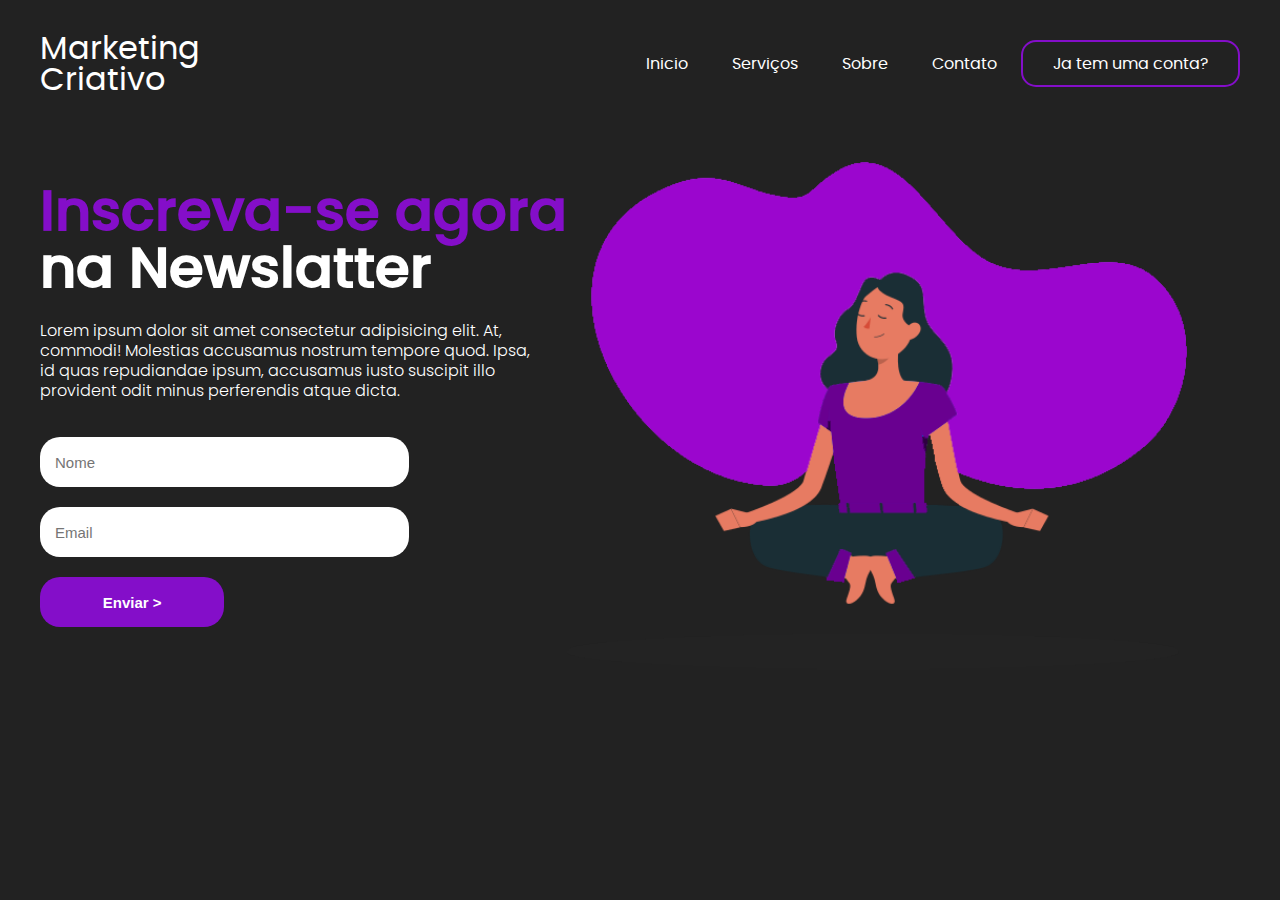
<file: Landing Page/index.html>
<!DOCTYPE html>
<html lang="pt-br">
<head>
    <meta charset="UTF-8">
    <meta http-equiv="X-UA-Compatible" content="IE=edge">
    <meta name="viewport" content="width=device-width, initial-scale=1.0">
    <link rel="stylesheet" href="styles/style.css">
    <link rel="stylesheet" href="styles/fonts.css">
    <link rel="stylesheet" href="styles/media.css">
    <title>Landing Paget</title>
</head>
<body>
    <header>
        <div id="title">
            <h1>Marketing</h1>
            <h1>Criativo</h1>
        </div>

        <ul>
            <a href="#"><li>Inicio</li></a>
            <a href="#"><li>Serviços</li></a>
            <a href="#"><li>Sobre</li></a>
            <a href="#"><li>Contato</li></a>
            <a href="#" id="inscreva-se-btn"><li>Ja tem uma conta?</li></a>
        </ul>
    </header>

    <main>
        <aside> <!--Tag semantica para definir pagina que tenha lados-->
            <h2><span>Inscreva-se agora</span></h2> <!--Divide um elemento do outro-->
            <h2>na Newslatter</h2>

            <p>Lorem ipsum dolor sit amet consectetur adipisicing elit. At, commodi! Molestias accusamus nostrum tempore quod. Ipsa, id quas repudiandae ipsum, accusamus iusto suscipit illo provident odit minus perferendis atque dicta.</p>

            <form action="">
                <input type="text" placeholder="Nome"> <!--placeholder = o que vai ta escrito dentro do form-->
                <input type="email" placeholder="Email">
                <input type="submit" value="Enviar >">
            </form>
        </aside>

        <article>  <!--Div semantica para locais que terão imagens-->
            <img src="components/images/77d0a7c454e658833800528e748edbe9.png" alt="mulher-roxa">
        </article>
    </main>
</body>
</html>
</file>
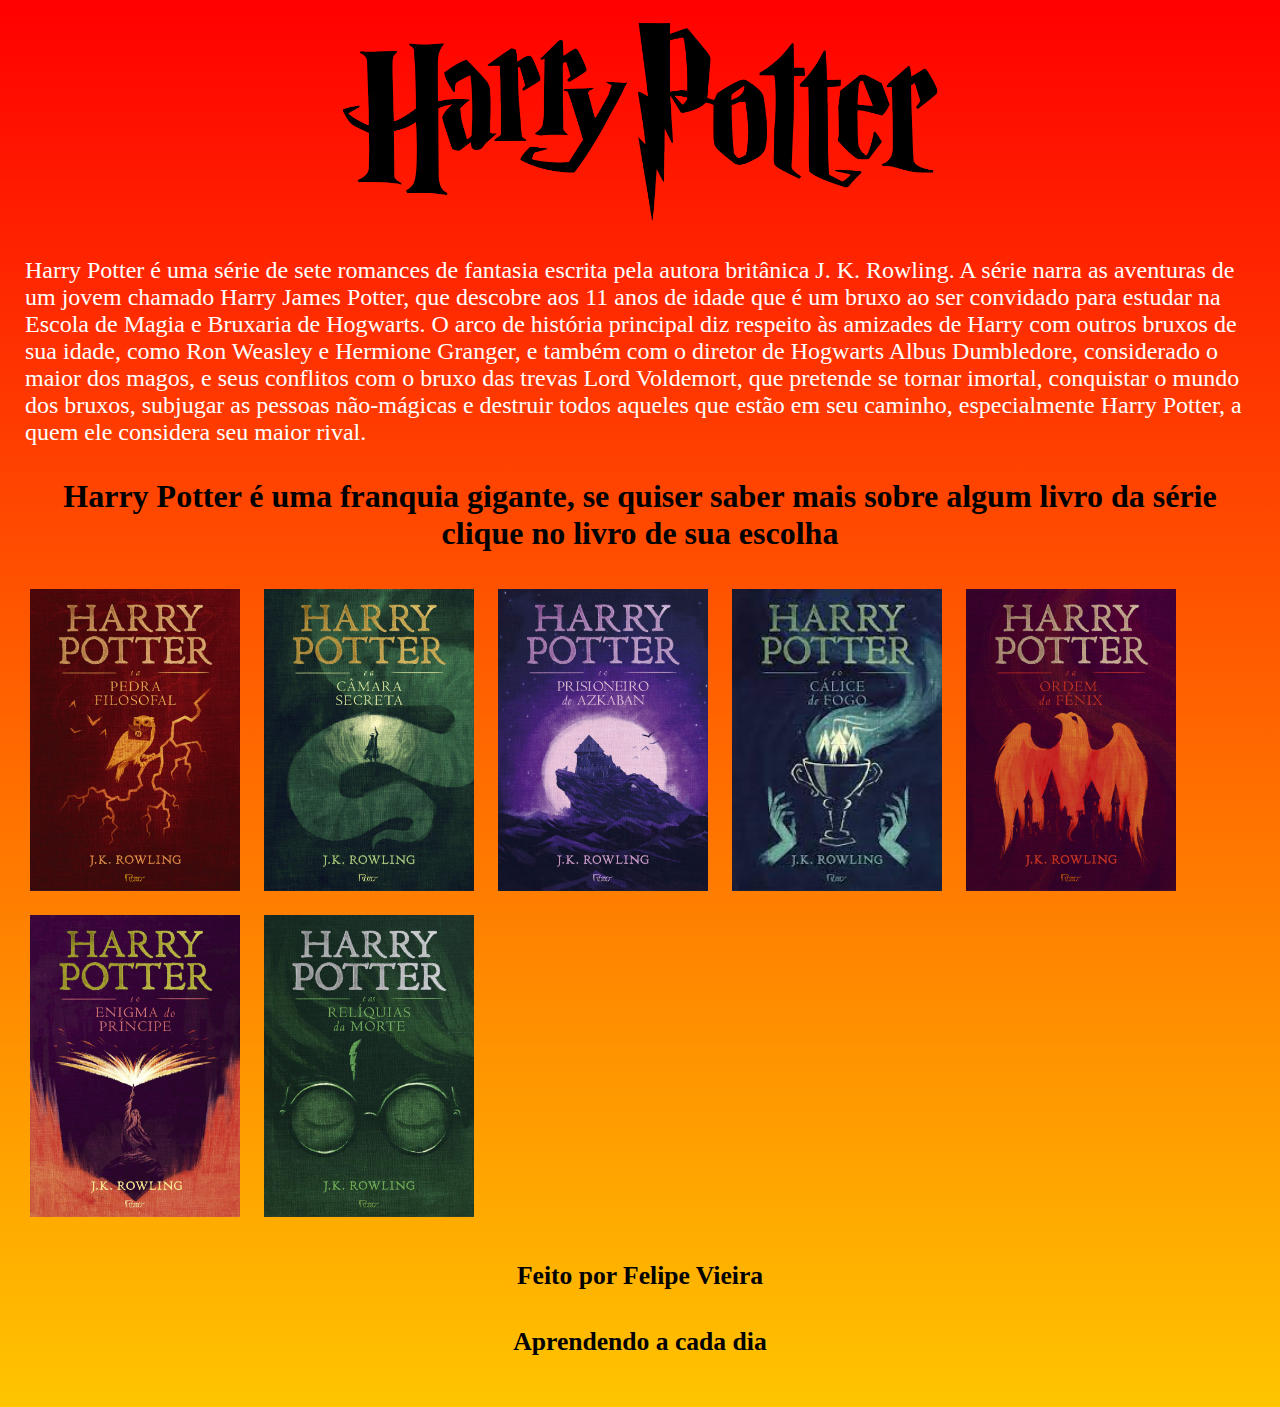
<file: site-harry-potter/index.html>
<!DOCTYPE html>
<html lang="pt-br">
<head>
    <meta charset="UTF-8">
    <meta http-equiv="X-UA-Compatible" content="IE=edge">
    <meta name="viewport" content="width=device-width, initial-scale=1.0">
    <link rel="stylesheet" href="style.css">
    <link rel="shortcut icon" href="/favicon/favicon.ico" type="image/x-icon">
    <title>Harry Potter</title>
</head>
<body>
    <header>
        <div class="titulo"><img src="imagens/titulo do site.png" alt=""></div>
        <p class="resumo">Harry Potter é uma série de sete romances de fantasia escrita pela autora britânica J. K. Rowling. A série narra as aventuras de um jovem chamado Harry James Potter, que descobre aos 11 anos de idade que é um bruxo ao ser convidado para estudar na Escola de Magia e Bruxaria de Hogwarts. O arco de história principal diz respeito às amizades de Harry com outros bruxos de sua idade, como Ron Weasley e Hermione Granger, e também com o diretor de Hogwarts Albus Dumbledore, considerado o maior dos magos, e seus conflitos com o bruxo das trevas Lord Voldemort, que pretende se tornar imortal, conquistar o mundo dos bruxos, subjugar as pessoas não-mágicas e destruir todos aqueles que estão em seu caminho, especialmente Harry Potter, a quem ele considera seu maior rival.</p>
    </header>
    <main>
        <article>
                <h2>Harry Potter é uma franquia gigante, se quiser saber mais sobre algum livro da série clique no livro de sua escolha</h2>
                <div class="livros">
                    <a href="harrypotter1.html"><img src="imagens/Harry Potter 1.jpg" alt=""></a>
                    <a href="pages/harrypotter2.html"><img src="imagens/Harry Potter 2.jpg" alt=""></a>
                    <a href="pages/harrypotter3.html"><img src="imagens/Harry Potter 3.jpg" alt=""></a>
                    <a href="pages/harrypotter4.html"><img src="imagens/Harry Potter 4.jpg" alt=""></a>
                    <a href="pages/harrypotter5.html"><img src="imagens/Harry Potter 5.jpg" alt=""></a>
                    <a href="pages/harrypotter6.html"><img src="imagens/Harry Potter 6.jpg" alt=""></a>
                    <a href="pages/harrypotter7.html"><img src="imagens/Harry Potter 7.jpg" alt=""></a>
                </div>
        </article>
    <footer>
        <p>Feito por Felipe Vieira</p>
        <p>Aprendendo a cada dia</p>
    </footer>
    </main>
</body>
</html>
</file>
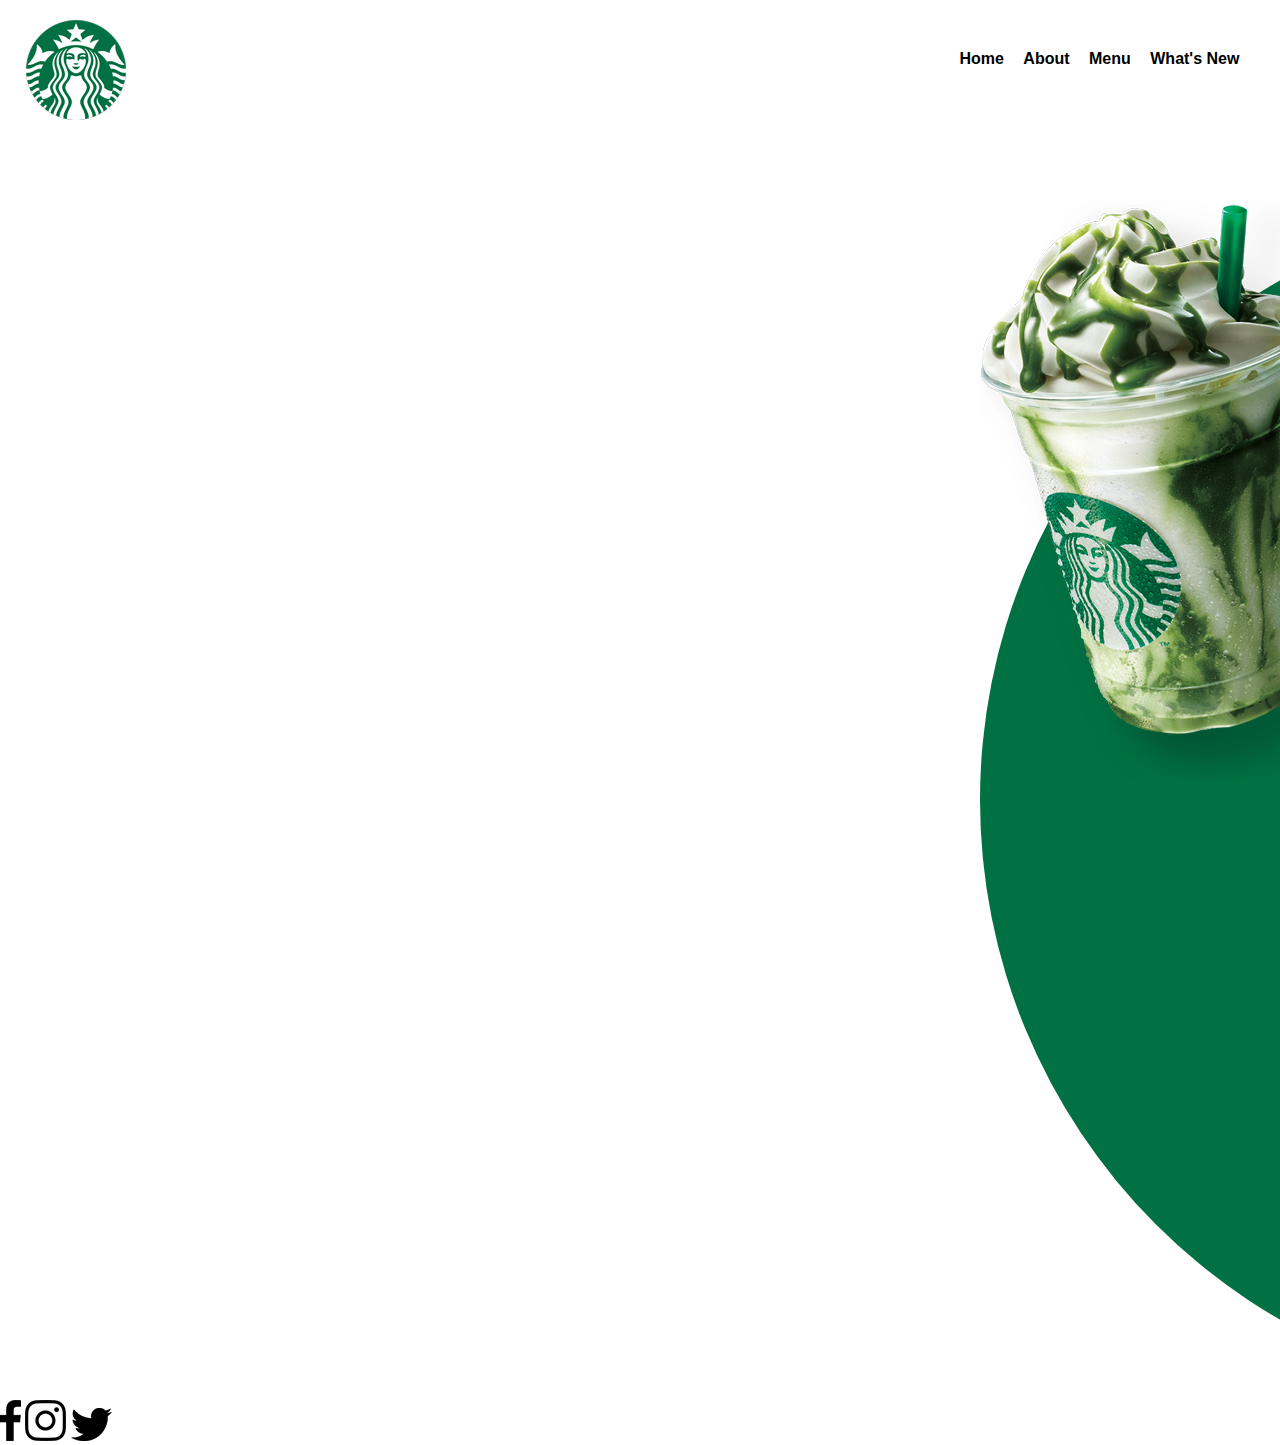
<file: site-starbucks/index.html>
<!DOCTYPE html>
<html lang="pt-br">
<head>
    <meta charset="UTF-8">
    <meta http-equiv="X-UA-Compatible" content="IE=edge">
    <meta name="viewport" content="width=device-width, initial-scale=1.0">
    <link rel="stylesheet" href="css/style.css">
    <meta name="viewport" content="width=device-width, initial-scale=1.0, maximum-scake=1.0">
    <title>StarBucks Coffee</title>
</head>
<body>
    <header>
        <div class="center">
            <div class="logo"><img src="images/logo.png" alt=""></div> <!--logo-->
            <div class="menu">
                <a href="#">Home</a>
                <a href="#">About</a>
                <a href="#">Menu</a>
                <a href="#">What's New</a>
            </div> <!--menu-->
        </div> <!--center-->
    </header>
    <section class="sobre">
        <div class="extras">
            <img src="images/img1.png" alt="">
        </div> <!--extras-->
        <div class="social-media">
            <a href="#"><img src="images/facebook.png" alt=""></a>
            <a href=#"><img src="images/instagram.png" alt=""></a>
            <a href="#"><img src="images/twitter.png" alt=""></a>
        </div>
    </section>
</body>
</html>
</file>
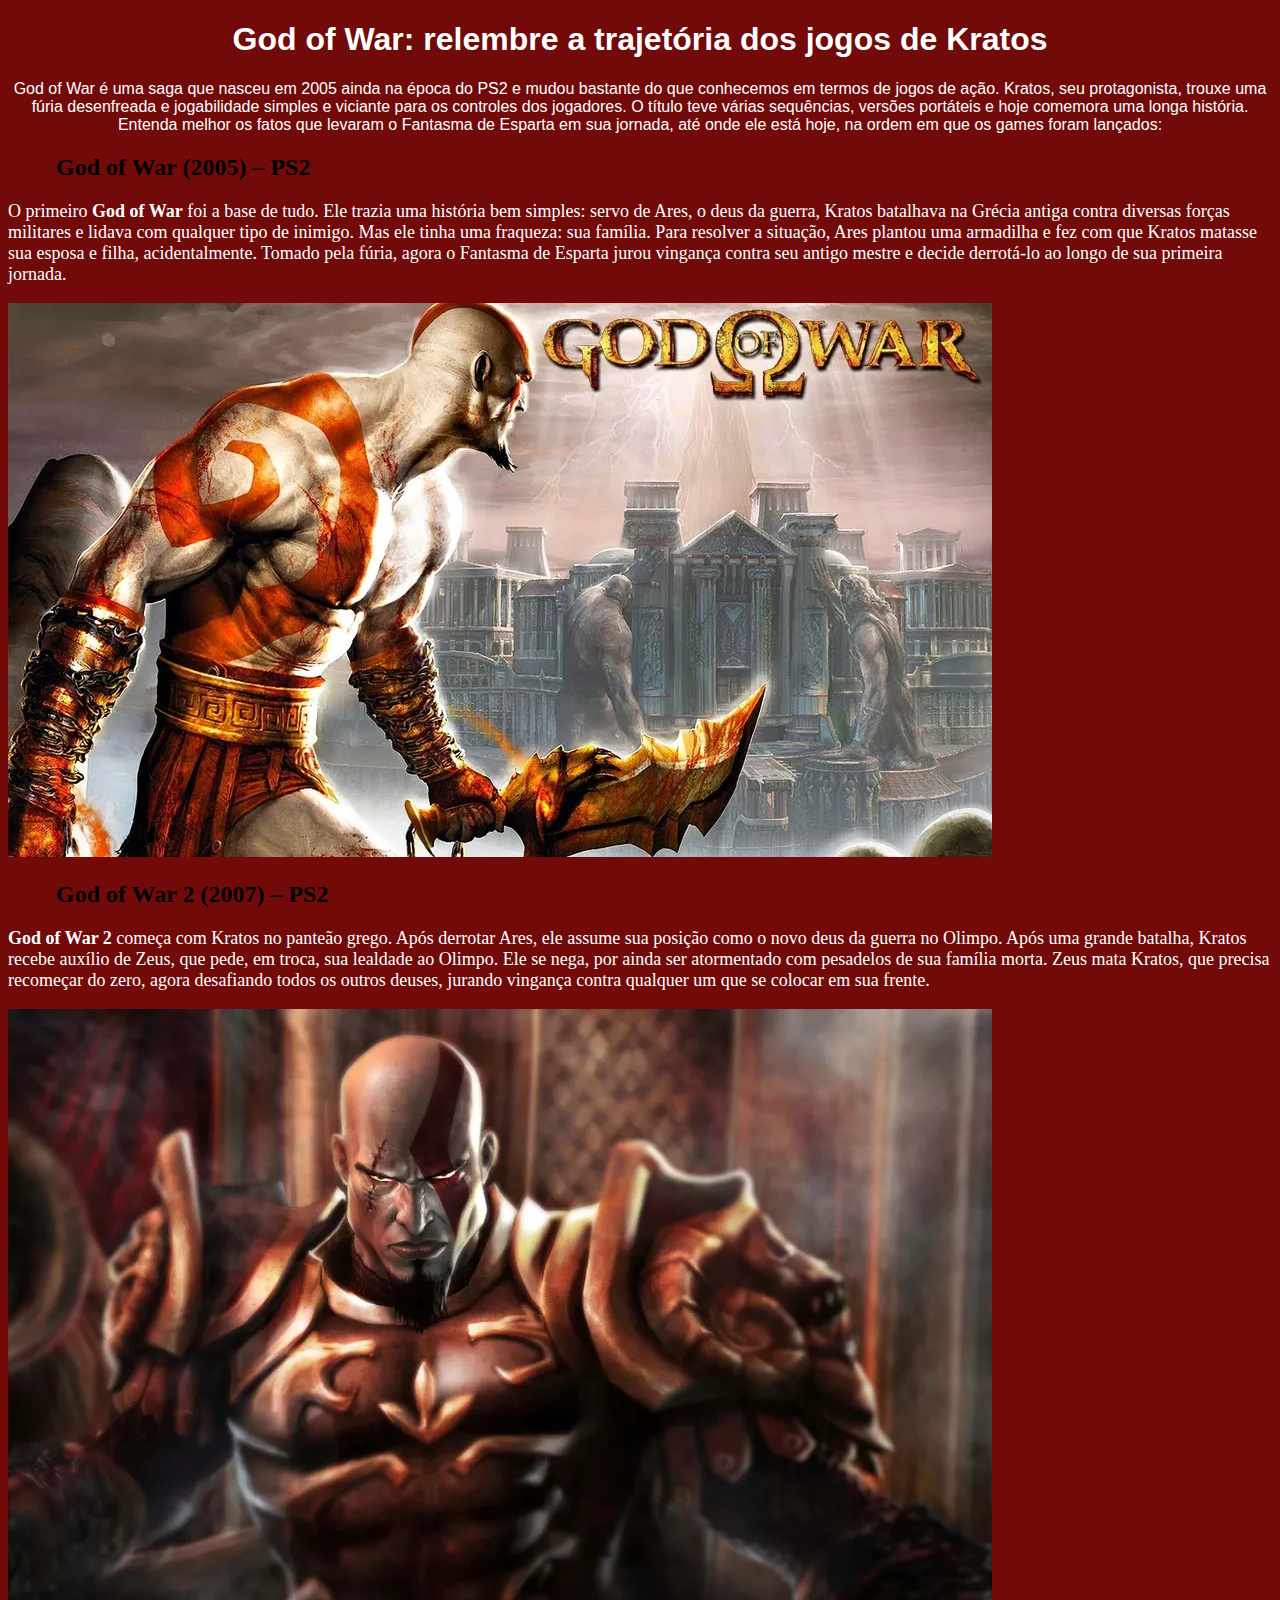
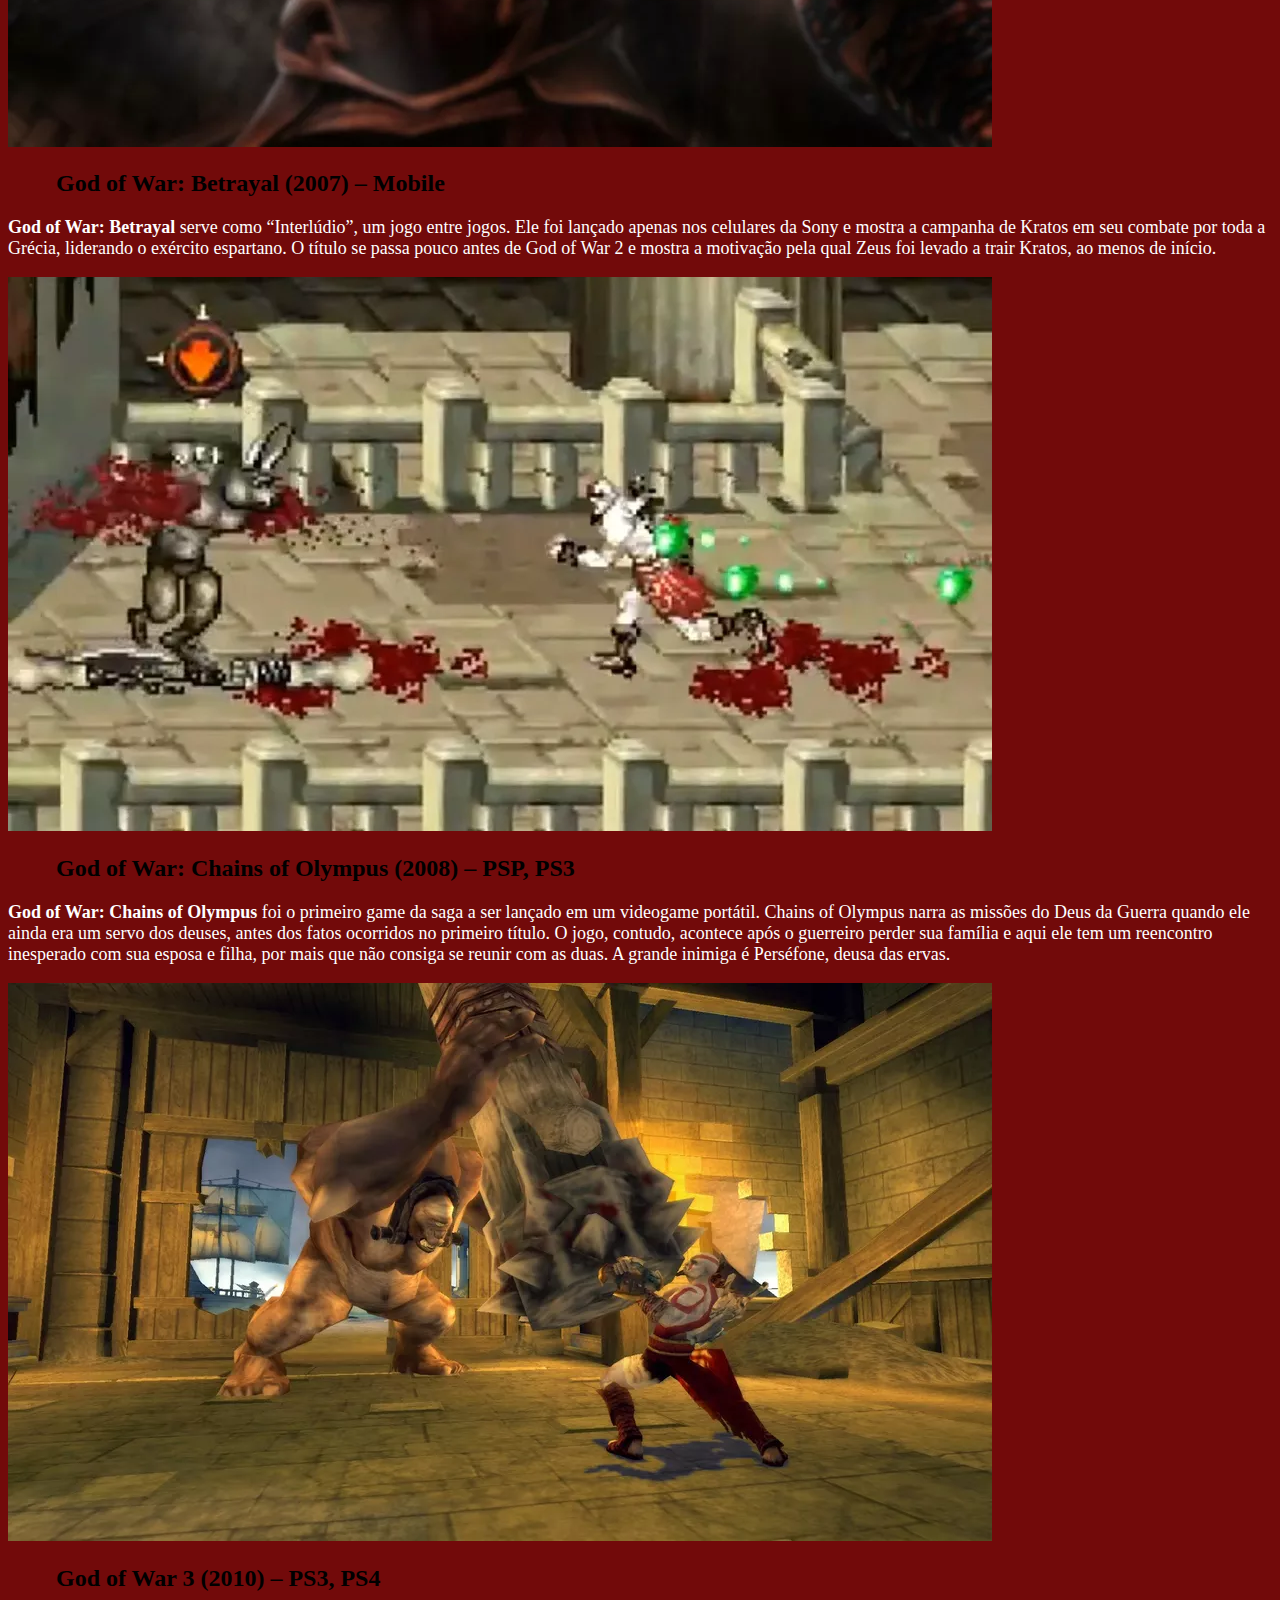
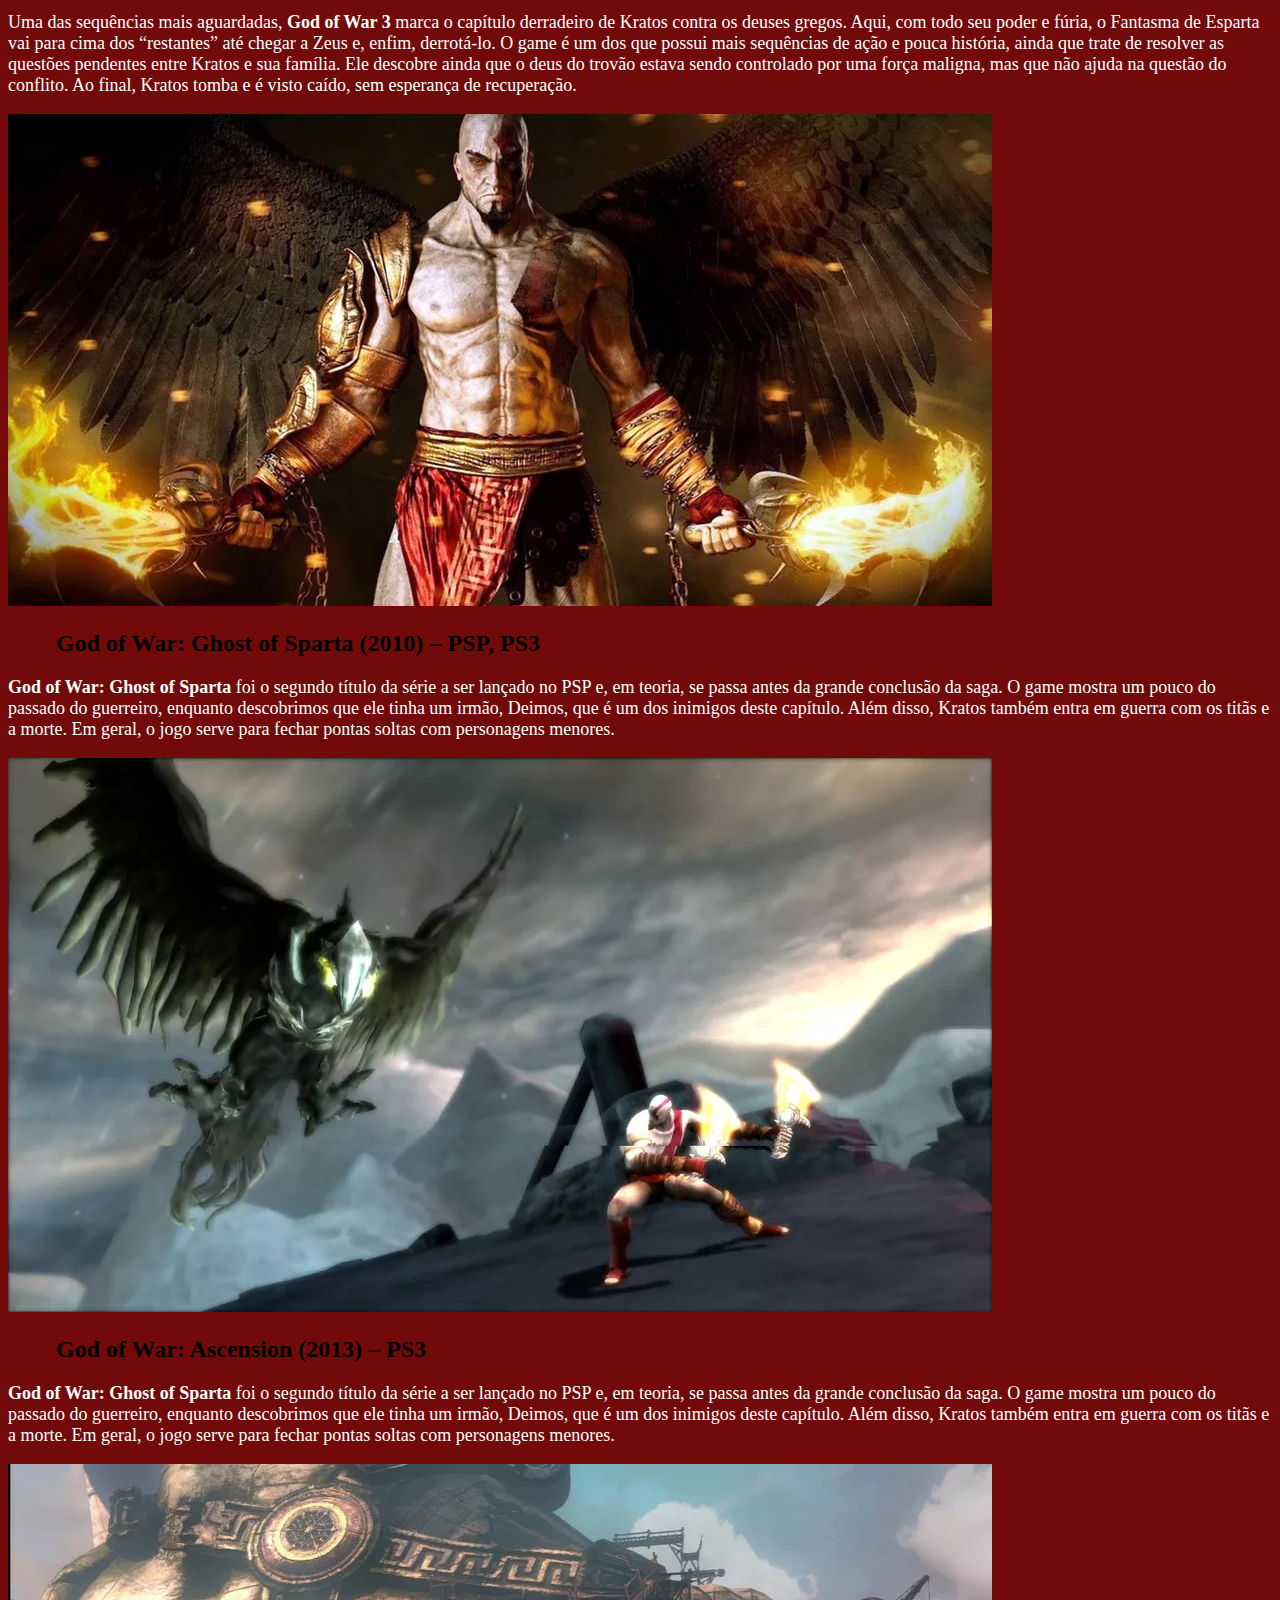
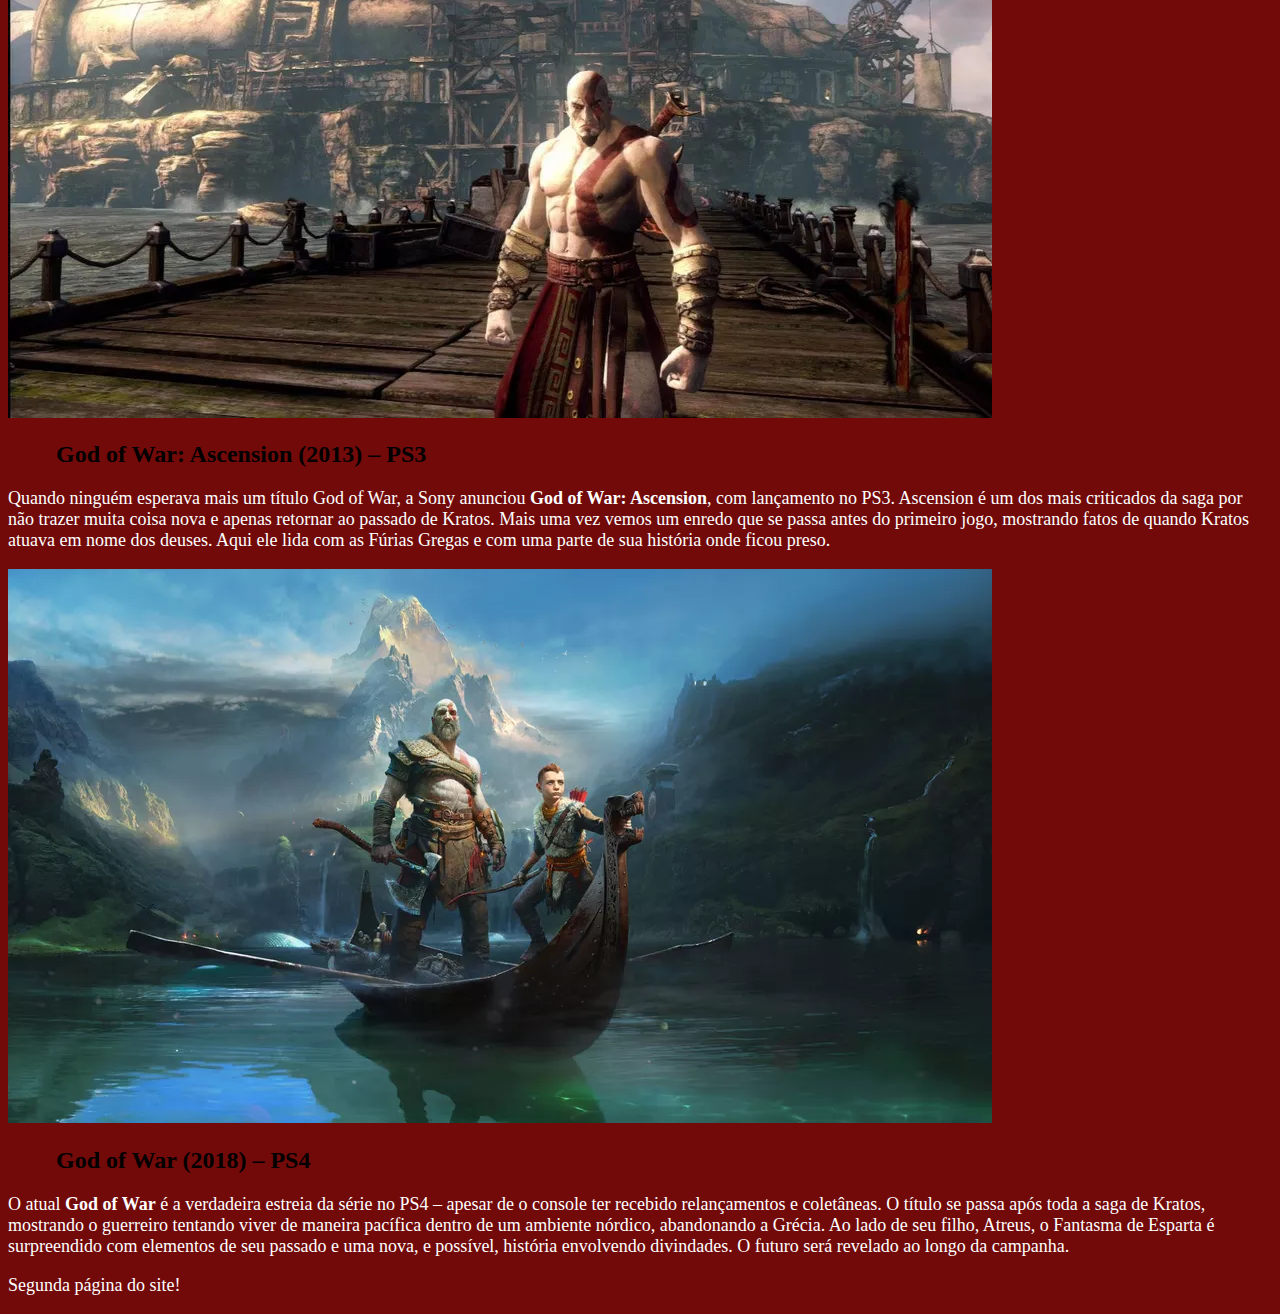
<file: site-minecraft/godofwar.html>
<!DOCTYPE html>
<html lang="pt-br">
<head>
    <meta charset="UTF-8">
    <meta http-equiv="X-UA-Compatible" content="IE=edge">
    <meta name="viewport" content="width=device-width, initial-scale=1.0">
    <link rel="shortcut icon" href="imagens/favicongodofwar.ico" type="image/x-icon">
    <link rel="stylesheet" href="estilo/godofwarstyle.css">
    <title>Historia de God Of War</title>
</head>
<body>
    <header>
        <h1>
            God of War: relembre a trajetória dos jogos de Kratos
        </h1>

        <p>God of War é uma saga que nasceu em 2005 ainda na época do PS2 e mudou bastante do que conhecemos em termos de jogos de ação. Kratos, seu protagonista, trouxe uma fúria desenfreada e jogabilidade simples e viciante para os controles dos jogadores. O título teve várias sequências, versões portáteis e hoje comemora uma longa história. Entenda melhor os fatos que levaram o Fantasma de Esparta em sua jornada, até onde ele está hoje, na ordem em que os games foram lançados:</p>

    </header>
    <main>
        <article>
            <h2>God of War (2005) – PS2</h2>

            <p>O primeiro <strong>God of War</strong> foi a base de tudo. Ele trazia uma história bem simples: servo de Ares, o deus da guerra, Kratos batalhava na Grécia antiga contra diversas forças militares e lidava com qualquer tipo de inimigo. Mas ele tinha uma fraqueza: sua família. Para resolver a situação, Ares plantou uma armadilha e fez com que Kratos matasse sua esposa e filha, acidentalmente. Tomado pela fúria, agora o Fantasma de Esparta jurou vingança contra seu antigo mestre e decide derrotá-lo ao longo de sua primeira jornada.</p>

            <img src="imagens/god of war/01.webp" alt="Imagem 01">

            <h2>God of War 2 (2007) – PS2</h2>

            <p><strong>God of War 2</strong> começa com Kratos no panteão grego. Após derrotar Ares, ele assume sua posição como o novo deus da guerra no Olimpo. Após uma grande batalha, Kratos recebe auxílio de Zeus, que pede, em troca, sua lealdade ao Olimpo. Ele se nega, por ainda ser atormentado com pesadelos de sua família morta. Zeus mata Kratos, que precisa recomeçar do zero, agora desafiando todos os outros deuses, jurando vingança contra qualquer um que se colocar em sua frente.</p>

            <img src="imagens/god of war/02.webp" alt="Imagem 02">

            <h2>God of War: Betrayal (2007) – Mobile</h2>

            <p><strong>God of War: Betrayal</strong> serve como “Interlúdio”, um jogo entre jogos. Ele foi lançado apenas nos celulares da Sony e mostra a campanha de Kratos em seu combate por toda a Grécia, liderando o exército espartano. O título se passa pouco antes de God of War 2 e mostra a motivação pela qual Zeus foi levado a trair Kratos, ao menos de início.</p>

            <img src="imagens/god of war/03.webp" alt="Imagem 03">

            <h2>God of War: Chains of Olympus (2008) – PSP, PS3</h2>

            <p><strong>God of War: Chains of Olympus</strong> foi o primeiro game da saga a ser lançado em um videogame portátil. Chains of Olympus narra as missões do Deus da Guerra quando ele ainda era um servo dos deuses, antes dos fatos ocorridos no primeiro título. O jogo, contudo, acontece após o guerreiro perder sua família e aqui ele tem um reencontro inesperado com sua esposa e filha, por mais que não consiga se reunir com as duas. A grande inimiga é Perséfone, deusa das ervas.</p>

            <img src="imagens/god of war/04.webp" alt="Imagem 04">

            <h2>God of War 3 (2010) – PS3, PS4</h2>

            <p>Uma das sequências mais aguardadas, <strong>God of War 3</strong> marca o capítulo derradeiro de Kratos contra os deuses gregos. Aqui, com todo seu poder e fúria, o Fantasma de Esparta vai para cima dos “restantes” até chegar a Zeus e, enfim, derrotá-lo. O game é um dos que possui mais sequências de ação e pouca história, ainda que trate de resolver as questões pendentes entre Kratos e sua família. Ele descobre ainda que o deus do trovão estava sendo controlado por uma força maligna, mas que não ajuda na questão do conflito. Ao final, Kratos tomba e é visto caído, sem esperança de recuperação.</p>

            <img src="imagens/god of war/05.webp" alt="Imagem 05">

            <h2>God of War: Ghost of Sparta (2010) – PSP, PS3</h2>

            <p><strong>God of War: Ghost of Sparta</strong> foi o segundo título da série a ser lançado no PSP e, em teoria, se passa antes da grande conclusão da saga. O game mostra um pouco do passado do guerreiro, enquanto descobrimos que ele tinha um irmão, Deimos, que é um dos inimigos deste capítulo. Além disso, Kratos também entra em guerra com os titãs e a morte. Em geral, o jogo serve para fechar pontas soltas com personagens menores.</p>

            <img src="imagens/god of war/06.webp" alt="Imagem 06">

            <h2>God of War: Ascension (2013) – PS3</h2>

            <p><strong>God of War: Ghost of Sparta</strong> foi o segundo título da série a ser lançado no PSP e, em teoria, se passa antes da grande conclusão da saga. O game mostra um pouco do passado do guerreiro, enquanto descobrimos que ele tinha um irmão, Deimos, que é um dos inimigos deste capítulo. Além disso, Kratos também entra em guerra com os titãs e a morte. Em geral, o jogo serve para fechar pontas soltas com personagens menores.</p>

            <img src="imagens/god of war/07.webp" alt="Imagem 07">

            <h2>God of War: Ascension (2013) – PS3</h2>

            <p>Quando ninguém esperava mais um título God of War, a Sony anunciou <strong>God of War: Ascension</strong>, com lançamento no PS3. Ascension é um dos mais criticados da saga por não trazer muita coisa nova e apenas retornar ao passado de Kratos. Mais uma vez vemos um enredo que se passa antes do primeiro jogo, mostrando fatos de quando Kratos atuava em nome dos deuses. Aqui ele lida com as Fúrias Gregas e com uma parte de sua história onde ficou preso.</p>
            
            <img src="imagens/god of war/08.webp" alt="Imagem 08">

            <h2>God of War (2018) – PS4</h2>

            <p>O atual <strong>God of War</strong> é a verdadeira estreia da série no PS4 – apesar de o console ter recebido relançamentos e coletâneas. O título se passa após toda a saga de Kratos, mostrando o guerreiro tentando viver de maneira pacífica dentro de um ambiente nórdico, abandonando a Grécia. Ao lado de seu filho, Atreus, o Fantasma de Esparta é surpreendido com elementos de seu passado e uma nova, e possível, história envolvendo divindades. O futuro será revelado ao longo da campanha.</p>
        </article>
        <footer>
            <p>Segunda página do site!</p>
        </footer>
    </main>
</body>
</html>
</file>
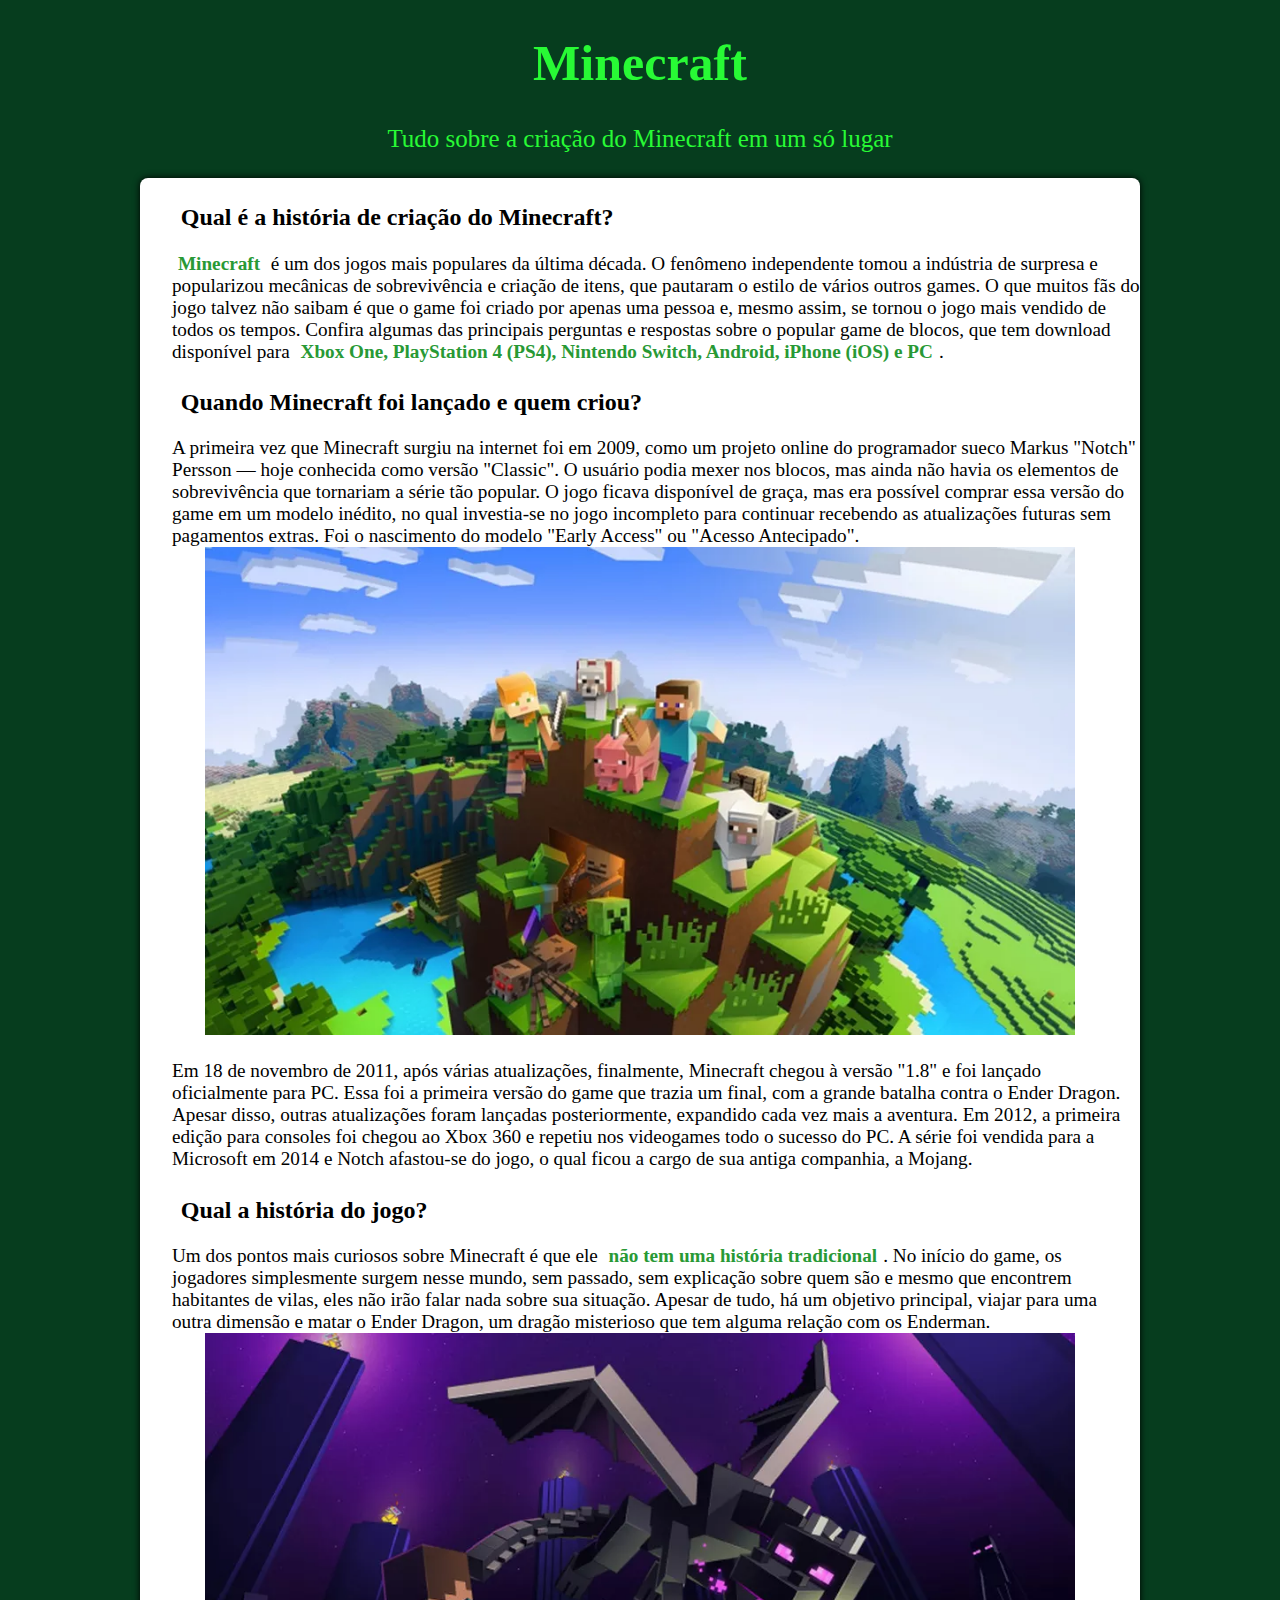
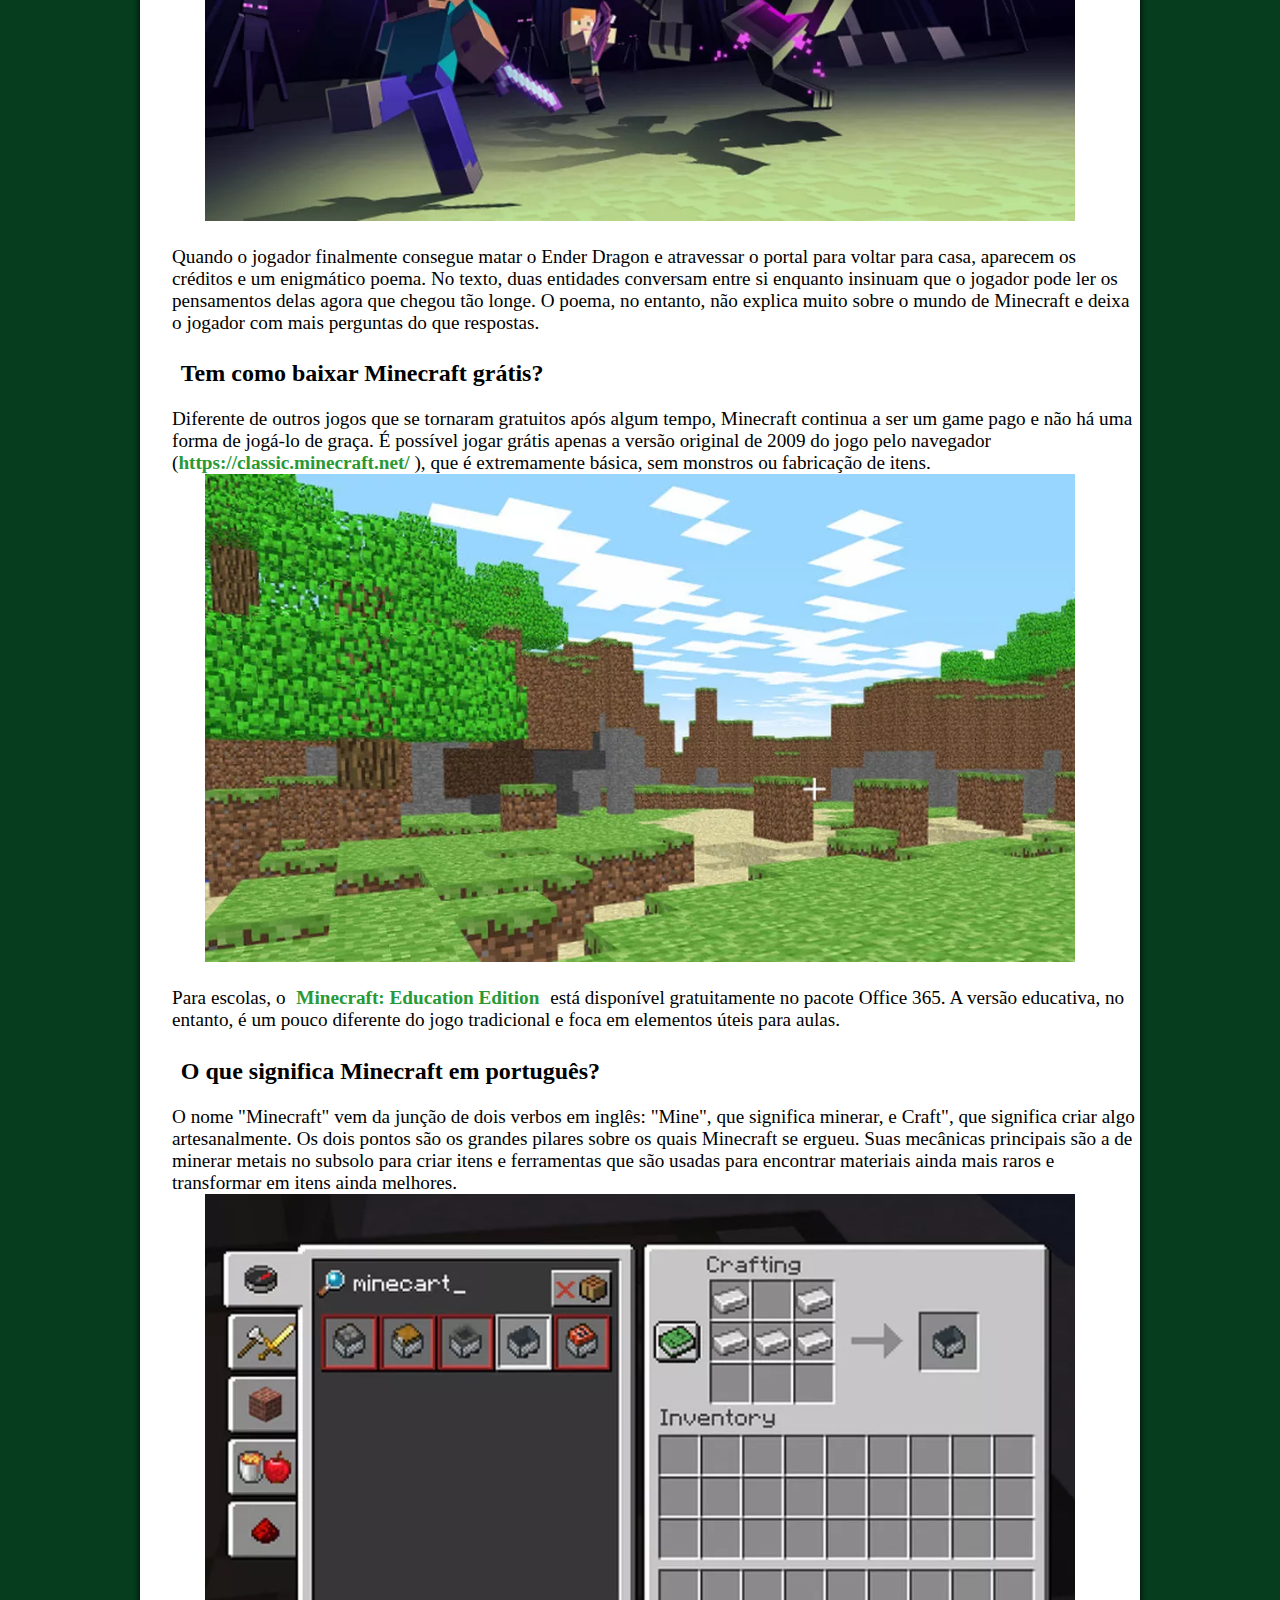
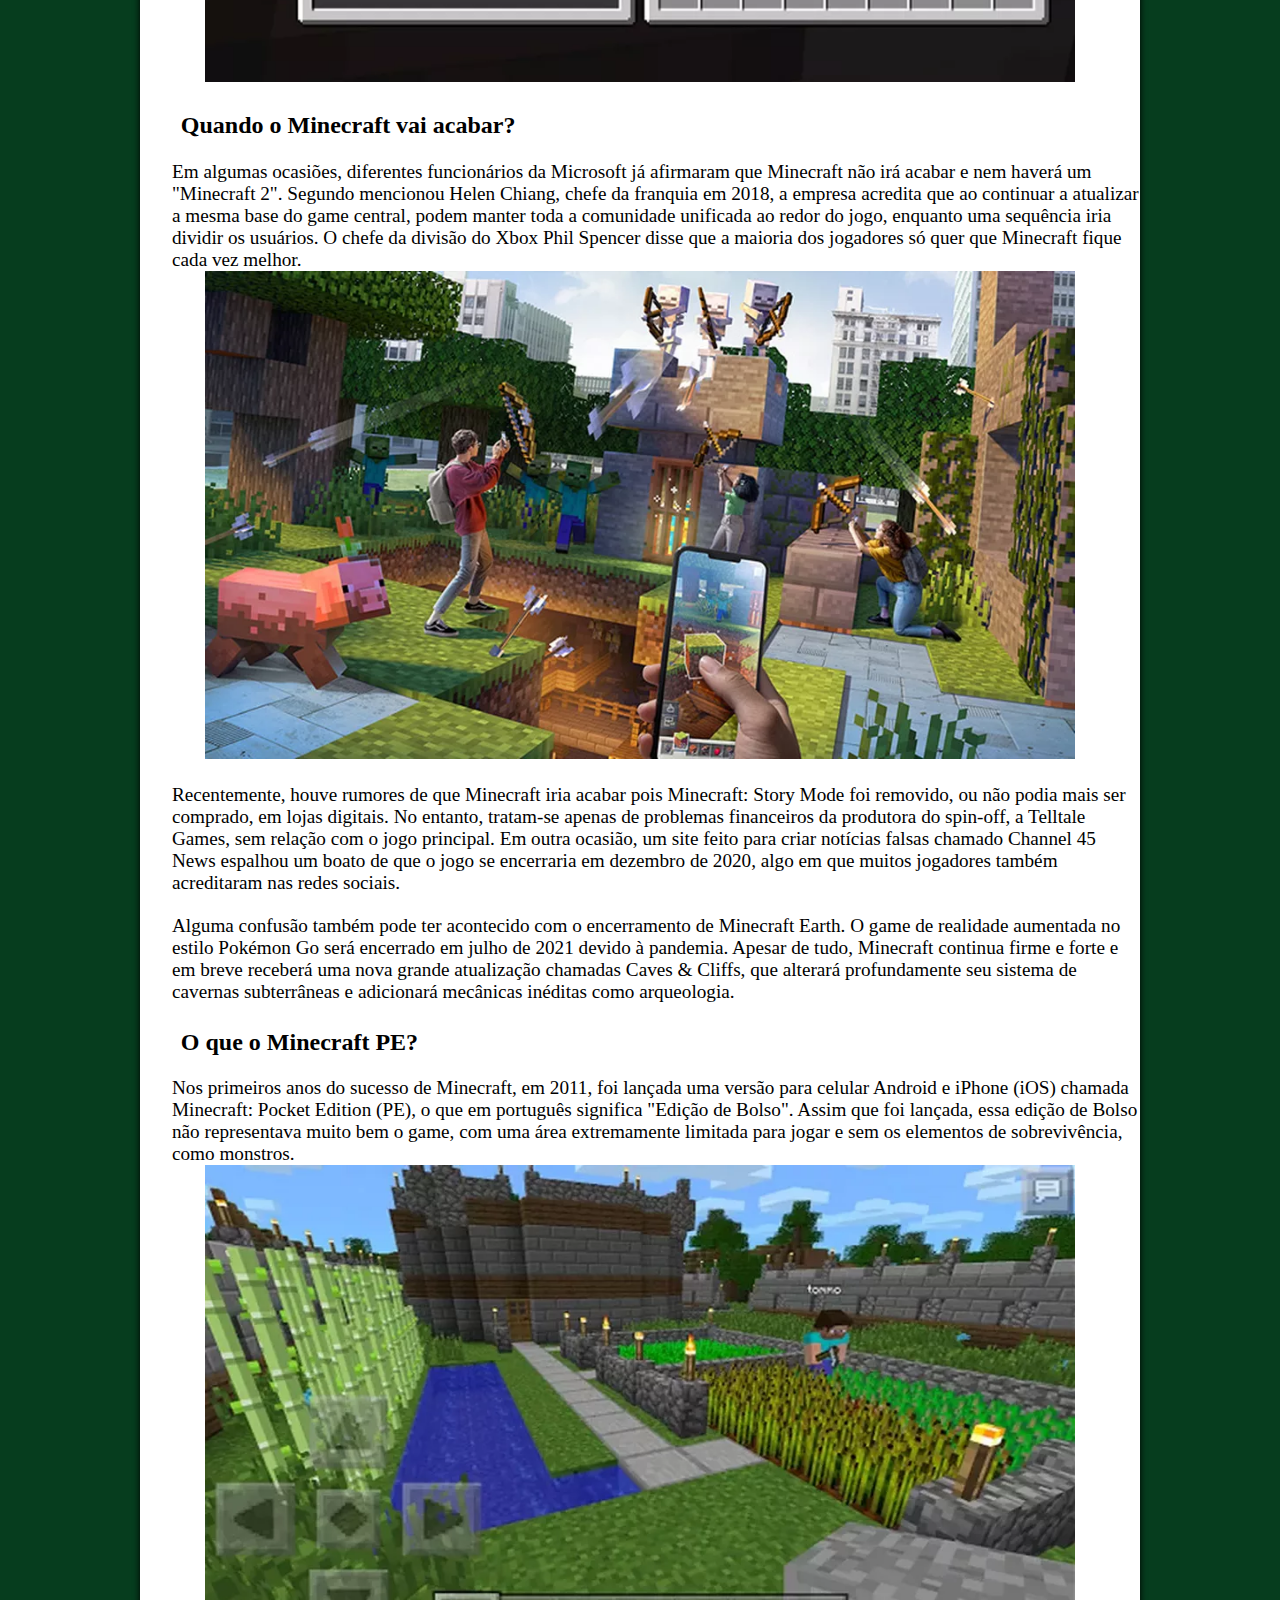
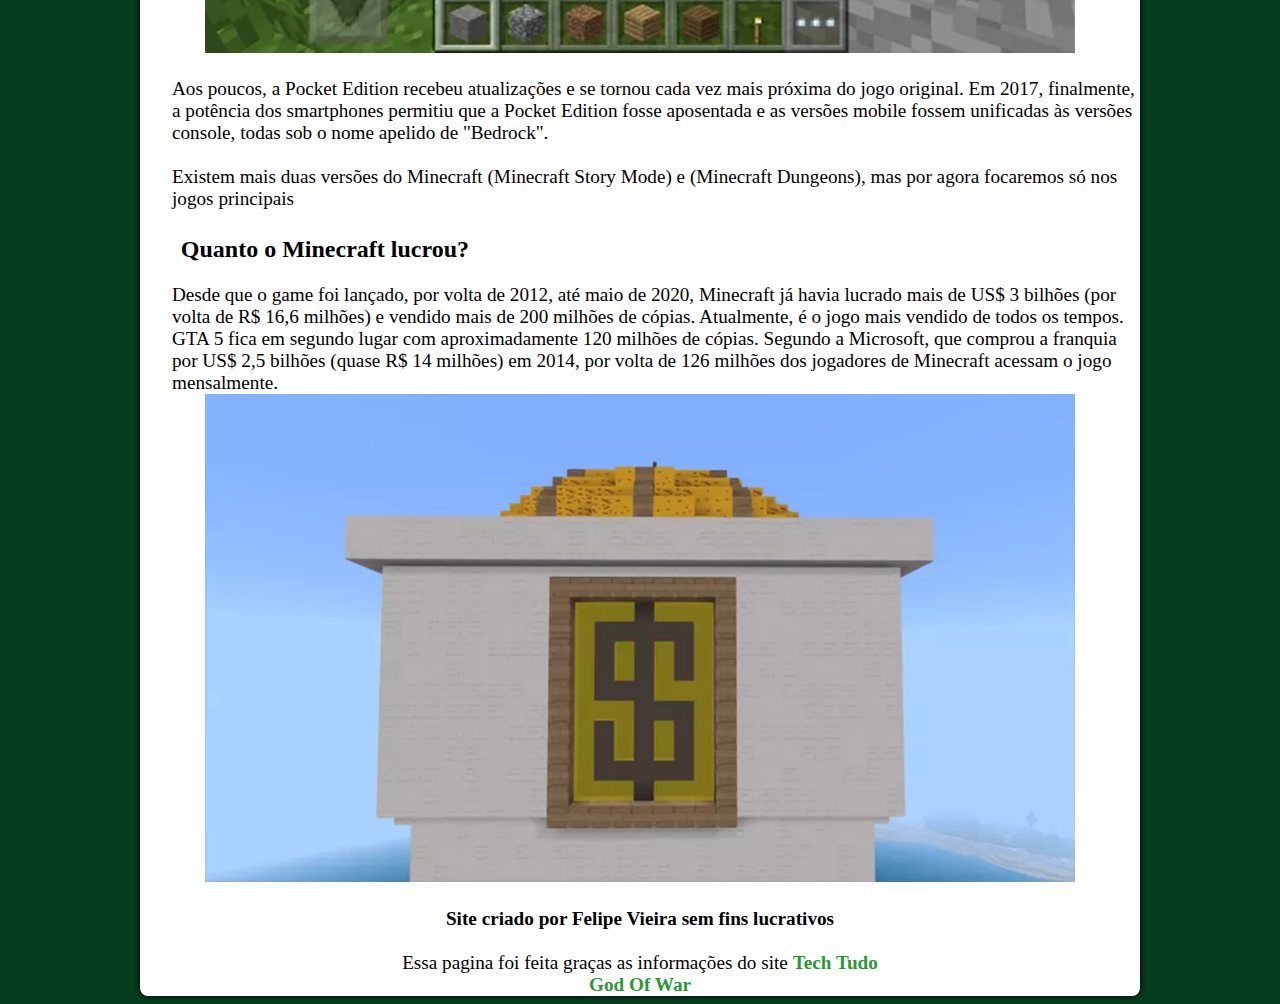
<file: site-minecraft/minecraft.html>
<!DOCTYPE html>
<html lang="pt-br">
<head>
    <meta charset="UTF-8">
    <meta http-equiv="X-UA-Compatible" content="IE=edge">
    <meta name="viewport" content="width=, initial-scale=1.0">
    <link rel="shortcut icon" href="imagens/favicon.ico" type="image/x-icon">
    <link rel="stylesheet" href="estilo/style.css">
</head>
<body>
    <header>
        <h1>Minecraft</h1>
        <p>Tudo sobre a criação do Minecraft em um só lugar</p>
    </header>
    <main>
        <article>
            <h2>
                Qual é a história de criação do Minecraft?
            </h2>
            <p><strong>Minecraft</strong> é um dos jogos mais populares da última década. O fenômeno independente tomou a indústria de surpresa e popularizou mecânicas de sobrevivência e criação de itens, que pautaram o estilo de vários outros games. O que muitos fãs do jogo talvez não saibam é que o game foi criado por apenas uma pessoa e, mesmo assim, se tornou o jogo mais vendido de todos os tempos. Confira algumas das principais perguntas e respostas sobre o popular game de blocos, que tem download disponível para<strong> Xbox One, PlayStation 4 (PS4), Nintendo Switch, Android, iPhone (iOS) e PC</strong>.</p>

            <h2>
                Quando Minecraft foi lançado e quem criou?
            </h2>
            <p>A primeira vez que Minecraft surgiu na internet foi em 2009, como um projeto online do programador sueco Markus "Notch" Persson — hoje conhecida como versão "Classic". O usuário podia mexer nos blocos, mas ainda não havia os elementos de sobrevivência que tornariam a série tão popular. O jogo ficava disponível de graça, mas era possível comprar essa versão do game em um modelo inédito, no qual investia-se no jogo incompleto para continuar recebendo as atualizações futuras sem pagamentos extras. Foi o nascimento do modelo "Early Access" ou "Acesso Antecipado".</p>
            
                <div class="center"><img src="imagens/02.webp" alt="Primeira imagem do site"></div>

            <p>Em 18 de novembro de 2011, após várias atualizações, finalmente, Minecraft chegou à versão "1.8" e foi lançado oficialmente para PC. Essa foi a primeira versão do game que trazia um final, com a grande batalha contra o Ender Dragon. Apesar disso, outras atualizações foram lançadas posteriormente, expandido cada vez mais a aventura. Em 2012, a primeira edição para consoles foi chegou ao Xbox 360 e repetiu nos videogames todo o sucesso do PC. A série foi vendida para a Microsoft em 2014 e Notch afastou-se do jogo, o qual ficou a cargo de sua antiga companhia, a Mojang.</p>

            <h2>Qual a história do jogo?</h2>

            <p>Um dos pontos mais curiosos sobre Minecraft é que ele <strong>não tem uma história tradicional</strong>. No início do game, os jogadores simplesmente surgem nesse mundo, sem passado, sem explicação sobre quem são e mesmo que encontrem habitantes de vilas, eles não irão falar nada sobre sua situação. Apesar de tudo, há um objetivo principal, viajar para uma outra dimensão e matar o Ender Dragon, um dragão misterioso que tem alguma relação com os Enderman.</p>

            <div class="center"><img src="imagens/03.webp" alt="Segunda imagem do site"></div>

            <p>Quando o jogador finalmente consegue matar o Ender Dragon e atravessar o portal para voltar para casa, aparecem os créditos e um enigmático poema. No texto, duas entidades conversam entre si enquanto insinuam que o jogador pode ler os pensamentos delas agora que chegou tão longe. O poema, no entanto, não explica muito sobre o mundo de Minecraft e deixa o jogador com mais perguntas do que respostas.</p>

            <h2>Tem como baixar Minecraft grátis?</h2>

            <p>Diferente de outros jogos que se tornaram gratuitos após algum tempo, Minecraft continua a ser um game pago e não há uma forma de jogá-lo de graça. É possível jogar grátis apenas a versão original de 2009 do jogo pelo navegador (<a href="https://classic.minecraft.net/" target="_blank">https://classic.minecraft.net/</a> ), que é extremamente básica, sem monstros ou fabricação de itens.</p>

            <div class="center"><img src="imagens/04.webp" alt="Terceira imagem do site"></div>

            <p>Para escolas, o <strong>Minecraft: Education Edition</strong> está disponível gratuitamente no pacote Office 365. A versão educativa, no entanto, é um pouco diferente do jogo tradicional e foca em elementos úteis para aulas.</p>

            <h2>O que significa Minecraft em português?</h2>

            <p>O nome "Minecraft" vem da junção de dois verbos em inglês: "Mine", que significa minerar, e Craft", que significa criar algo artesanalmente. Os dois pontos são os grandes pilares sobre os quais Minecraft se ergueu. Suas mecânicas principais são a de minerar metais no subsolo para criar itens e ferramentas que são usadas para encontrar materiais ainda mais raros e transformar em itens ainda melhores.</p>

            <div class="center"><img src="imagens/05.webp" alt="Quarta imagem do site"></div>

            <h2>Quando o Minecraft vai acabar?</h2>

            <p>Em algumas ocasiões, diferentes funcionários da Microsoft já afirmaram que Minecraft não irá acabar e nem haverá um "Minecraft 2". Segundo mencionou Helen Chiang, chefe da franquia em 2018, a empresa acredita que ao continuar a atualizar a mesma base do game central, podem manter toda a comunidade unificada ao redor do jogo, enquanto uma sequência iria dividir os usuários. O chefe da divisão do Xbox Phil Spencer disse que a maioria dos jogadores só quer que Minecraft fique cada vez melhor.</p>

            <div class="center"><img src="imagens/06.webp" alt="Quinta imagem do site"></div>

            <p>Recentemente, houve rumores de que Minecraft iria acabar pois Minecraft: Story Mode foi removido, ou não podia mais ser comprado, em lojas digitais. No entanto, tratam-se apenas de problemas financeiros da produtora do spin-off, a Telltale Games, sem relação com o jogo principal. Em outra ocasião, um site feito para criar notícias falsas chamado Channel 45 News espalhou um boato de que o jogo se encerraria em dezembro de 2020, algo em que muitos jogadores também acreditaram nas redes sociais.</p>

            <p>Alguma confusão também pode ter acontecido com o encerramento de Minecraft Earth. O game de realidade aumentada no estilo Pokémon Go será encerrado em julho de 2021 devido à pandemia. Apesar de tudo, Minecraft continua firme e forte e em breve receberá uma nova grande atualização chamadas Caves & Cliffs, que alterará profundamente seu sistema de cavernas subterrâneas e adicionará mecânicas inéditas como arqueologia.</p>

            <h2>O que o Minecraft PE?</h2>

            <p>Nos primeiros anos do sucesso de Minecraft, em 2011, foi lançada uma versão para celular Android e iPhone (iOS) chamada Minecraft: Pocket Edition (PE), o que em português significa "Edição de Bolso". Assim que foi lançada, essa edição de Bolso não representava muito bem o game, com uma área extremamente limitada para jogar e sem os elementos de sobrevivência, como monstros.</p>

            <div class="center"><img src="imagens/08.webp" alt="Sexta imagem do site"></div>

            <p>Aos poucos, a Pocket Edition recebeu atualizações e se tornou cada vez mais próxima do jogo original. Em 2017, finalmente, a potência dos smartphones permitiu que a Pocket Edition fosse aposentada e as versões mobile fossem unificadas às versões console, todas sob o nome apelido de "Bedrock".</p>

            <p>Existem mais duas versões do Minecraft (Minecraft Story Mode) e (Minecraft Dungeons), mas por agora focaremos só nos jogos principais</p>

            <h2>Quanto o Minecraft lucrou?</h2>

            <p>Desde que o game foi lançado, por volta de 2012, até maio de 2020, Minecraft já havia lucrado mais de US$ 3 bilhões (por volta de R$ 16,6 milhões) e vendido mais de 200 milhões de cópias. Atualmente, é o jogo mais vendido de todos os tempos. GTA 5 fica em segundo lugar com aproximadamente 120 milhões de cópias. Segundo a Microsoft, que comprou a franquia por US$ 2,5 bilhões (quase R$ 14 milhões) em 2014, por volta de 126 milhões dos jogadores de Minecraft acessam o jogo mensalmente.</p>

            <div class="center"><img src="imagens/07.webp" alt="Sétima imagem do site"></div>
        </article>
        <footer>
            <strong>
                <p>Site criado por Felipe Vieira sem fins lucrativos</p>
            </strong>

            <p>Essa pagina foi feita graças as informações do site <a href="https://www.techtudo.com.br )_blank">Tech Tudo</a> </p>
            <p><a href="godofwar.html">God Of War</a></p>
        </footer>
    </main>
    
    
</body>
</html>
</file>
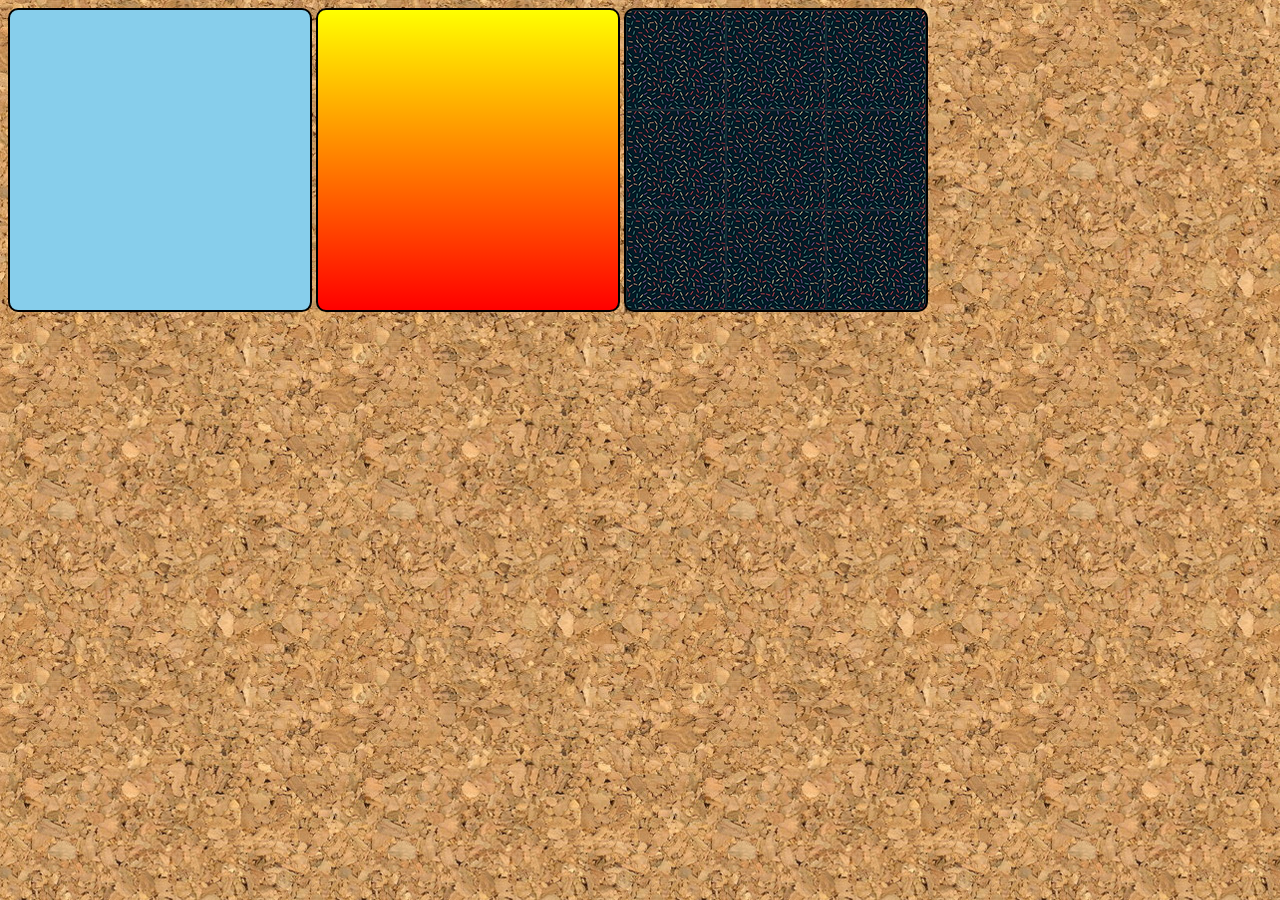
<file: exercicios/ex022/fundo001.html>
<!DOCTYPE html>
<html lang="pt-br">
<head>
    <meta charset="UTF-8">
    <meta http-equiv="X-UA-Compatible" content="IE=edge">
    <meta name="viewport" content="width=device-width, initial-scale=1.0">
    <title>Teste de Imagem de Fundo</title>
    <style>
        body {
            background-image: url(imagens/wallpaper001.jpg);
        }

        div.quadrado {
            display: inline-block;
            border: 2px solid black;
            border-radius: 10px;
            width: 300px;
            height: 300px;
            background-color: lightgray;
        }

        div#q1 {
            background-color: skyblue;
        }

        div#q2 {
            background-image: linear-gradient(to bottom, yellow, red);
        }

        div#q3 {
            background-image: url(imagens/pattern001.png);
        }
    </style>
</head>
<body>
    <div class="quadrado" id="q1">

    </div>    
    <div class="quadrado" id="q2">

    </div>
    <div class="quadrado" id="q3">

    </div>
</body>
</html>
</file>
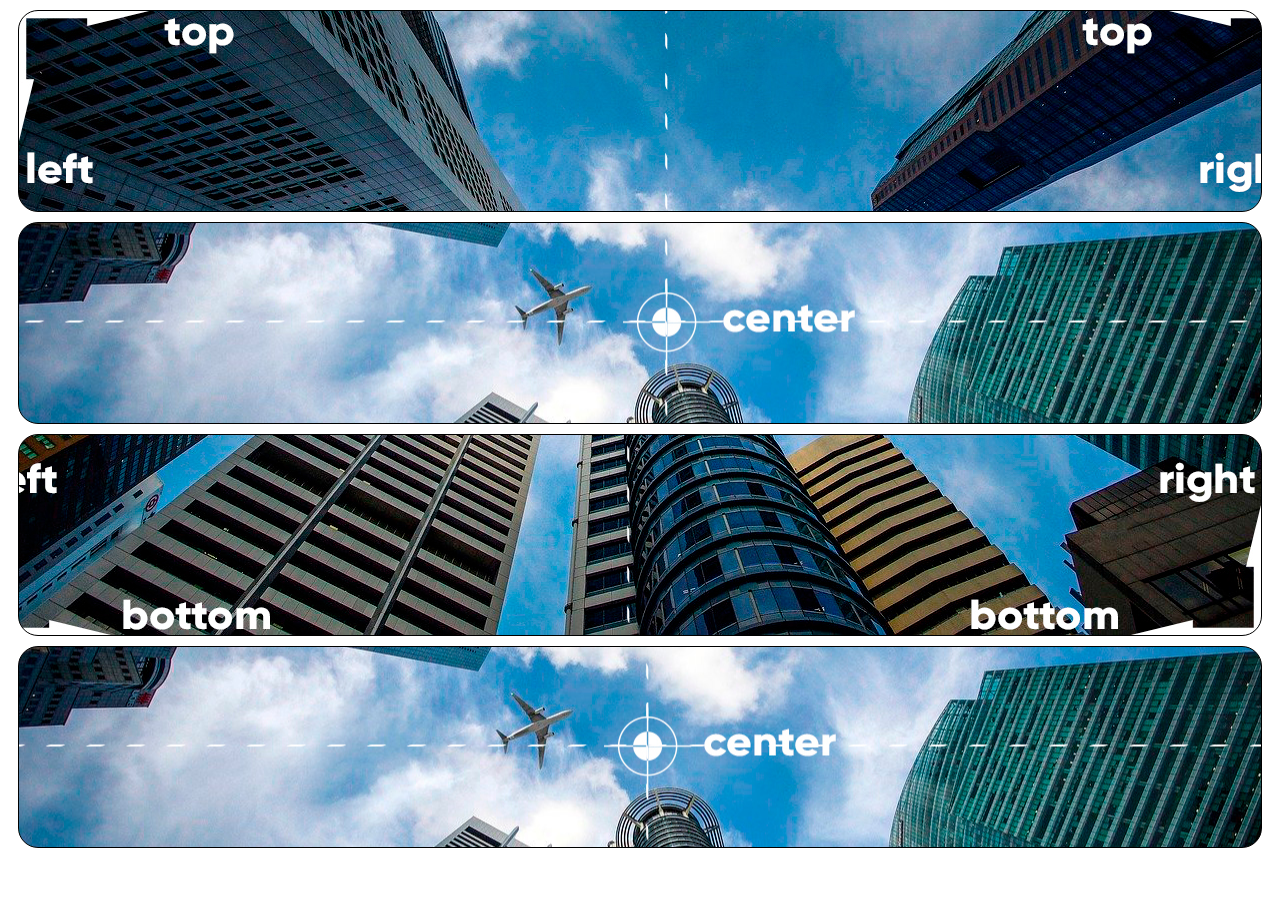
<file: exercicios/ex022/fundo003.html>
<!DOCTYPE html>
<html lang="pt-br">
<head>
    <meta charset="UTF-8">
    <meta http-equiv="X-UA-Compatible" content="IE=edge">
    <meta name="viewport" content="width=device-width, initial-scale=1.0">
    <title>Posição dos Fundos</title>
    <style>
        div.bloco {
            background-image: url(imagens/wallpaper003.jpg);
            height: 200px;
            border: 1px solid black;
            margin: 10px;
            border-radius: 20px;
        }

        div#q1 {
            background-position: left top;
        }

        div#q2 {
            background-position: left center;
        }

        div#q3 {
            background-position: right bottom;
        }

        div#q4 {
            background-position: center center;
        }
    </style>
</head>
<body>
    <div class="bloco" id="q1">

    </div>

    <div class="bloco" id="q2">

    </div>

    <div class="bloco" id="q3">

    </div>

    <div class="bloco" id="q4">

    </div>
</body>
</html>
</file>
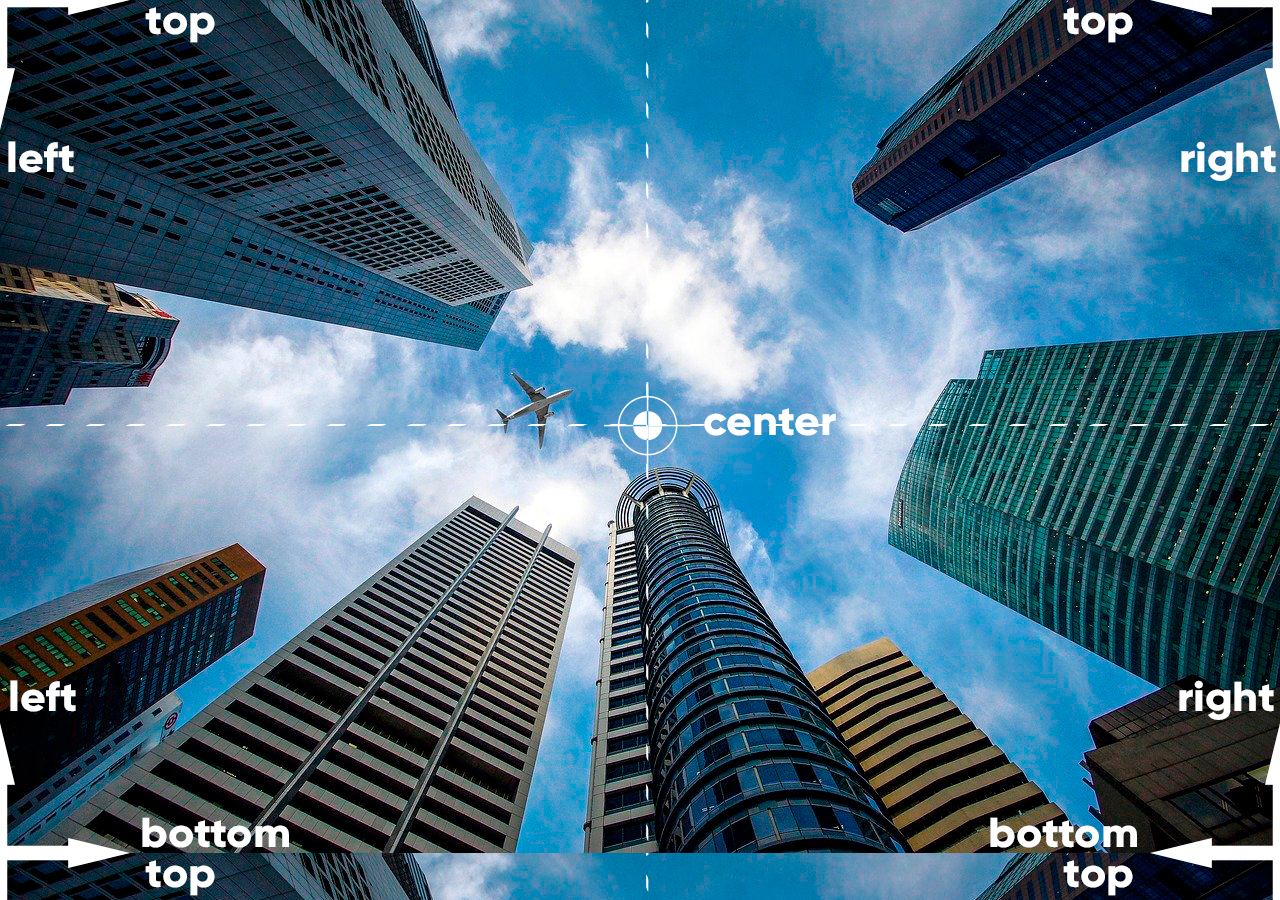
<file: exercicios/ex022/fundo005.html>
<!DOCTYPE html>
<html lang="pt-br">
<head>
    <meta charset="UTF-8">
    <meta http-equiv="X-UA-Compatible" content="IE=edge">
    <meta name="viewport" content="width=device-width, initial-scale=1.0">
    <title>Posicionamento</title>
    <style>
        body {
            background-image: url(imagens/wallpaper003.jpg);
        }
    </style>
</head>
<body>
    
</body>
</html>
</file>
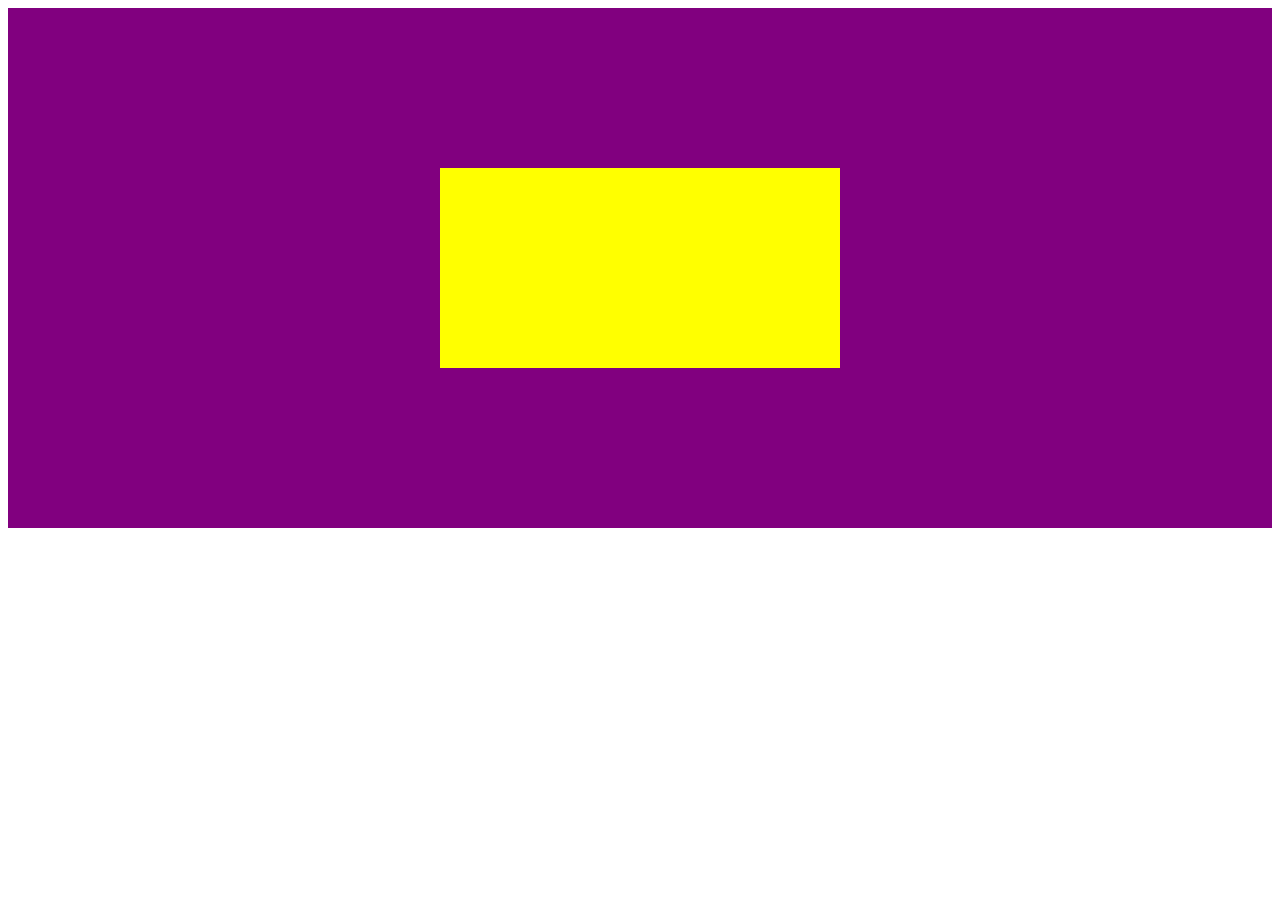
<file: exercicios/ex022/fundo007.html>
<!DOCTYPE html>
<html lang="pt-br">
<head>
    <meta charset="UTF-8">
    <meta http-equiv="X-UA-Compatible" content="IE=edge">
    <meta name="viewport" content="width=device-width, initial-scale=1.0">
    <title>Alinhamento vertical</title>
    <style>
        #container {
            position: relative;
            height: 500px;
            padding: 10px;
            background-color: purple;
        }

        #conteudo {
            position: absolute; 
            height: 200px;
            width: 400px;
            background-color: yellow;

            left: 50%; /*so funciona se for position absolute*/
            top: 50%;

            transform:translate(-50%, -50%)
            
        }
    </style>
</head>
<body>
    <section id="container">
        <article id="conteudo">

        </article>
    </section>
</body>
</html>
</file>
<file: Landing Page/styles/style.css>
@charset "UTF-8";

body {
    background-color: rgb(34, 34, 34);
    color: white;
    font-family: poppinsregular;
    max-width: 1200px;
    margin: 0 auto;
    padding: 15px;
}

header {
    display: flex;  /*display flex mt mais simples para manipular*/
    flex-direction: row;
    justify-content: space-between;
    align-items: center;
}

#title {
    flex-direction: column;
    line-height: 10px;
}

li {
    display: inline-block; /*deixa tudo um do lado do outro*/
    margin: 20px;
}

a {
    color: white;
}

a:hover {
    color: rgb(132, 14, 201);
    transition: 0.3s all;
}

#inscreva-se-btn {
    border: 2px solid rgb(132, 14, 201);
    padding: 10px;
    border-radius: 15px;
}

#inscreva-se-btn:hover {
    background-color: rgb(132, 14, 201);
    color: white;
}

h1 {
    font-weight: 200;
}

main {
    display: flex;
    flex-direction: row;
    margin-top: 50px;
}

h2 {
    font-size: 56px;
    line-height: 10px; /*aproxima um do outro*/
    font-family: poppinsmedium;
}

span {
    color: rgb(132, 14, 201);
}

p {
    line-height: 20px;
    max-width: 500px;
    font-family: poppinslight;
}

img {
    width: 620px;
}

form {
    display: flex;
    flex-direction: column; /*um embaixo do outro*/
    width: 70%;
}

form [type="submit"] {
    height: 50px;
    width: 50%;
    background-color: rgb(132, 14, 201);
    color: white;
    font-weight: bold;
}

form [type="submit"]:hover {
    cursor: pointer;
}

input {
    margin-top: 20px;
    height: 20px;
    padding: 15px;
    border-radius: 20px;
    border: none;
    font-size: 15px;
}
</file>
<file: Landing Page/styles/fonts.css>
@font-face {
    font-family: 'poppinsblack';
    src: url('../components/fonts/poppins-black-webfont.woff2') format('woff2'),
         url('../fonts/poppins-black-webfont.woff') format('woff');
    font-weight: normal;
    font-style: normal;
  
  }
  
  
  
  
  @font-face {
    font-family: 'poppinsbold';
    src: url('../components/fonts/poppins-bold-webfont.woff2') format('woff2'),
         url('../components/poppins-bold-webfont.woff') format('woff');
    font-weight: normal;
    font-style: normal;
  
  }
  
  
  @font-face {
    font-family: 'poppinslight';
    src: url('../components/fonts/poppins-light-webfont.woff2') format('woff2'),
         url('../components/fonts/poppins-light-webfont.woff') format('woff');
    font-weight: normal;
    font-style: normal;
  
  }
  
  
  @font-face {
    font-family: 'poppinsmedium';
    src: url('../components/fonts/poppins-medium-webfont.woff2') format('woff2'),
         url('../components/fonts/poppins-medium-webfont.woff') format('woff');
    font-weight: normal;
    font-style: normal;
  
  }
  
  @font-face {
    font-family: 'poppinsregular';
    src: url('../components/fonts/poppins-regular-webfont.woff2') format('woff2'),
         url('../components/fonts/poppins-regular-webfont.woff') format('woff');
    font-weight: normal;
    font-style: normal;
  
  }
  
  @font-face {
    font-family: 'poppinssemibold';
    src: url('../components/fonts/poppins-semibold-webfont.woff2') format('woff2'),
         url('../components/fonts/poppins-semibold-webfont.woff') format('woff');
    font-weight: normal;
    font-style: normal;
  
  }
</file>
<file: Landing Page/styles/media.css>
@media screen and (max-width: 760px) {
    header {
        flex-direction: column;
    }

    main {
        flex-direction: column;
    }

    h2 {
        font-size: 38px;
    }

    form {
        margin: 0 auto;
    }

    input {
        align-self: center;
    }

    img {
        display: none; 
    }

    ul {
        text-align: center;
    }
}
</file>
<file: site-harry-potter/style.css>
@charset "UTF-8";


:root {
    --cor1: #7f0909;
    --cor2: #ffc500;
    --cor3: red;
}

img {
    min-width: 320;
    max-width: 600px;
    width: 100%;
    
}

.titulo {
    text-align: center;
}

.resumo {
    font-size: 1.5em;
}

.livros img {
    width: 100%;
    max-width: 210px;
    margin: 10px;
}

body {
    margin: 10px;
    padding: 10px;
    background-image: linear-gradient(to bottom, var(--cor3), var(--cor2));
}

h2 {
    text-align: center;
    font-size: 2em;
}

p {
    color: white;
    padding: 5px;
}

footer > p {
    text-align: center;
    color: black;
    font-size: 1.6em;
    font-weight: bold;
}
</file>
<file: site-starbucks/css/style.css>
*{
    margin: 0;
    padding: 0;
    box-sizing: border-box;
    font-family: Verdana, Geneva, Tahoma, sans-serif;
}

.center {
    display: flex;
    flex-wrap: wrap;
    max-width: 1280px;
    margin: 0 auto;
    padding: 0 2%;
}

body {
    height: 100%;
    overflow: hidden; /*Tira a barra de scroll*/
}

header {
    height: 200px;
    padding: 20px 0;
}

.logo {
    width: 50%;
}

.menu {
    padding-top: 30px;
    width: 50%;
    text-align: right;
}

.menu a {
    color: black;
    text-decoration: none;
    font-weight: bold;
    margin-right: 15px;
}

section.sobre {
    position: relative;
    height: calc(100% - 200px);
}

.extras {
    position: relative;
    bottom: 0;
    right: 0;
    left: 980px;
    width: 1200px;
    height: 1200px;
    border-radius: 50%;
    background-color:  #017143;
    
}

.social-media {
    position: relative;
}
</file>
<file: site-minecraft/estilo/godofwarstyle.css>
@charset "UTF-8";

@import url('https://fonts.googleapis.com/css2?family=Bebas+Neue&display=swap');

:root {
    --cor1:#D60700;
    --cor2:#D62008;
    --cor3:#992008;

    --fonte-padrao: Arial, Verdana, Helvatica, sans-serif;
    --fonte-destaque: 'Bebas Neue', cursive;
}

body {
    background-color: rgb(114, 10, 10);
}

header {
    text-align: center;
    font-size: 16px;
    color: white;
    font-family: var(--fonte-padrao);
}

main h2 {
    margin-left: 2em;
}

main p {
    font-size: 18px;
    color: white;
}
</file>
<file: site-minecraft/estilo/style.css>
@charset "UTF-8";

@import url('https://fonts.googleapis.com/css2?family=Bebas+Neue&display=swap');

:root {
    --cor1: #28FA35;
    --cor2: #289935;
    --cor3: #28FF74;
    --cor4: #C5ebd6;
    --cor5: #83e1ad;
    --cor6: #3ddc84;
    --cor7: #2fa866;
    --cor8: #1a5c37;
    --cor9: #063d1e;

    -fonte-padr-ao: Arial, Verdana, Helvatica, sans-serif;
    --fonte-destaque: 'Bebas Neue', cursive;
}


body {
    color: var(--cor1);
    background-color: var(--cor9);
    font-family: var(--fonte-minecraft);
}



header {
    text-align: center;
    background-color: var(--cor9);
    font-size: 25px;
}

main {
    background-color: white;
    margin-left: 5em;
    border-radius: 8px 8px;
    margin-right: 5em;
    font-family: var(--fonte-minecraft);
    box-shadow: 0px 0px 7px black;

    max-width: 1000px;
    min-width: 320px;
    margin: auto;
}

main p {
    color: black;
    margin: auto;
    
}

main strong {
    color: var(--cor2);
    font-weight: bold;
    padding: 2px 6px;
}

main div.center {

    text-align: center;
}

main img {
    width: 87%;
}

main a {
    text-decoration: none;
    font-weight: bold;
    color: var(--cor2);
}

main a:hover {
    background-color: #063d1e;
}



article h2 {
    color: black;
    padding-left: 1.7em;
    padding-top: 1.1em;
    margin: auto;
}

article > p {
    padding-top: 1.1em;
    padding-left: 32px;
    font-size: 1.2em;
    margin: auto;
}

footer {
    text-align: center;
    font-size: 1.2em;
}
</file>
